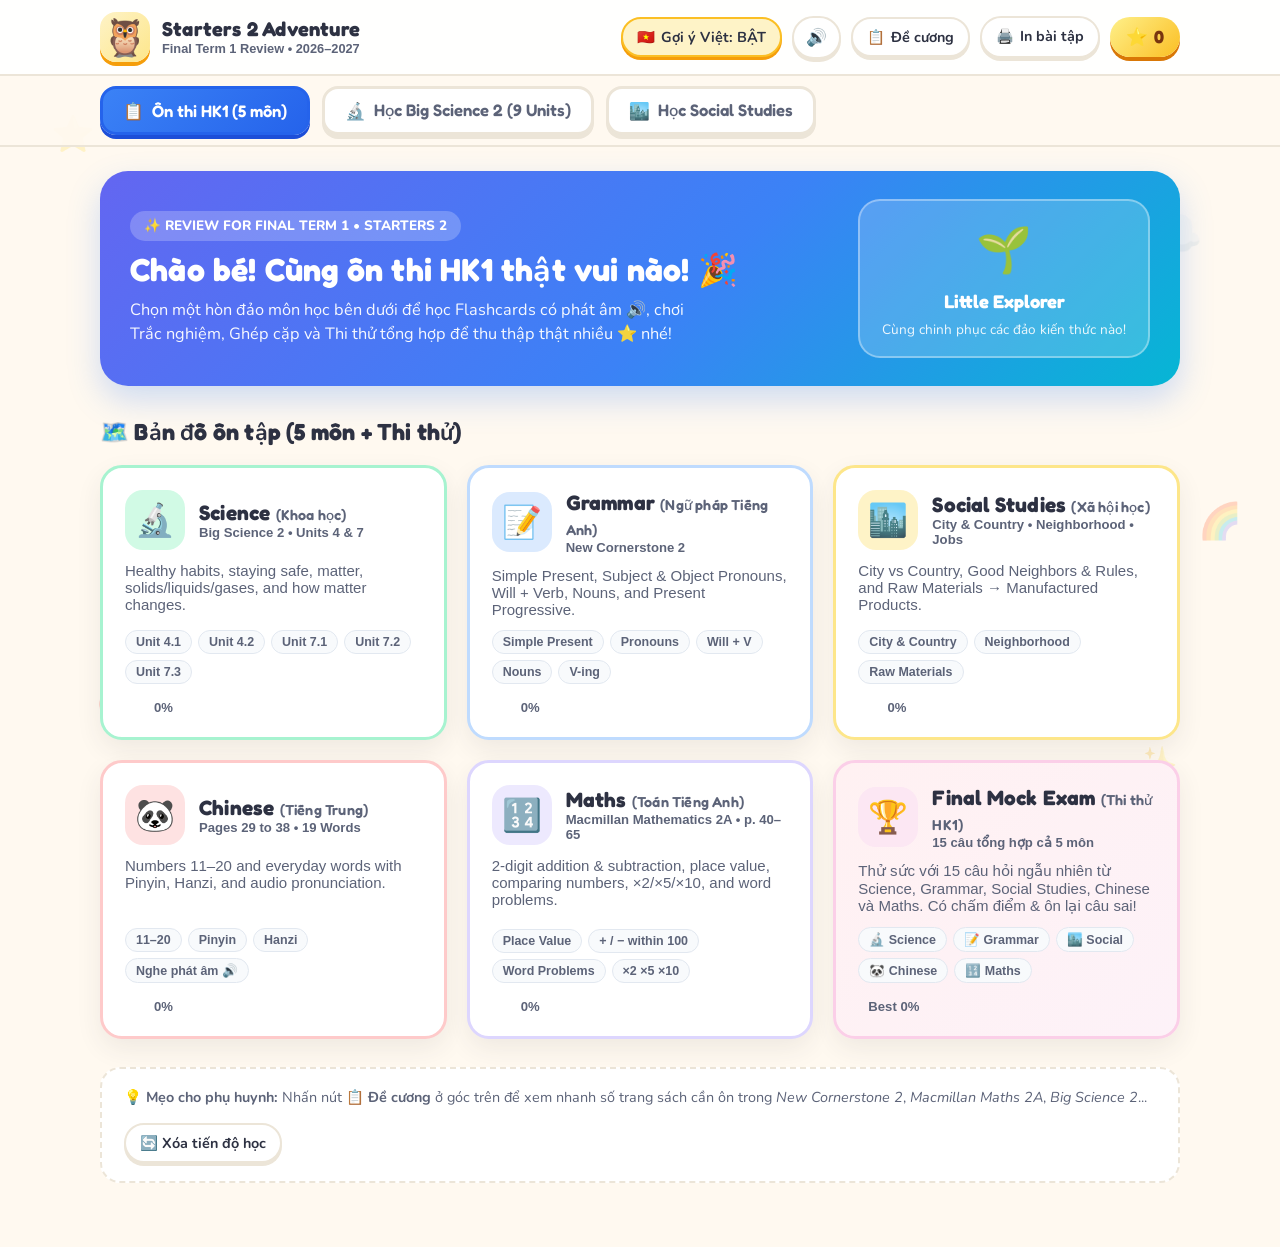
<file: index.html>
<!DOCTYPE html>
<html lang="vi">
<head>
  <meta charset="UTF-8" />
  <meta http-equiv="refresh" content="0; url=./review-app/" />
  <meta name="viewport" content="width=device-width, initial-scale=1.0" />
  <title>Starters 2 — Final Term 1 Review Adventure</title>
  <script>window.location.replace("./review-app/");</script>
</head>
<body style="font-family:sans-serif;text-align:center;padding:48px;">
  <p>Đang mở ứng dụng ôn thi Starters 2...</p>
  <p><a href="./review-app/">Nhấn vào đây nếu trang không tự chuyển</a></p>
</body>
</html>
</file>
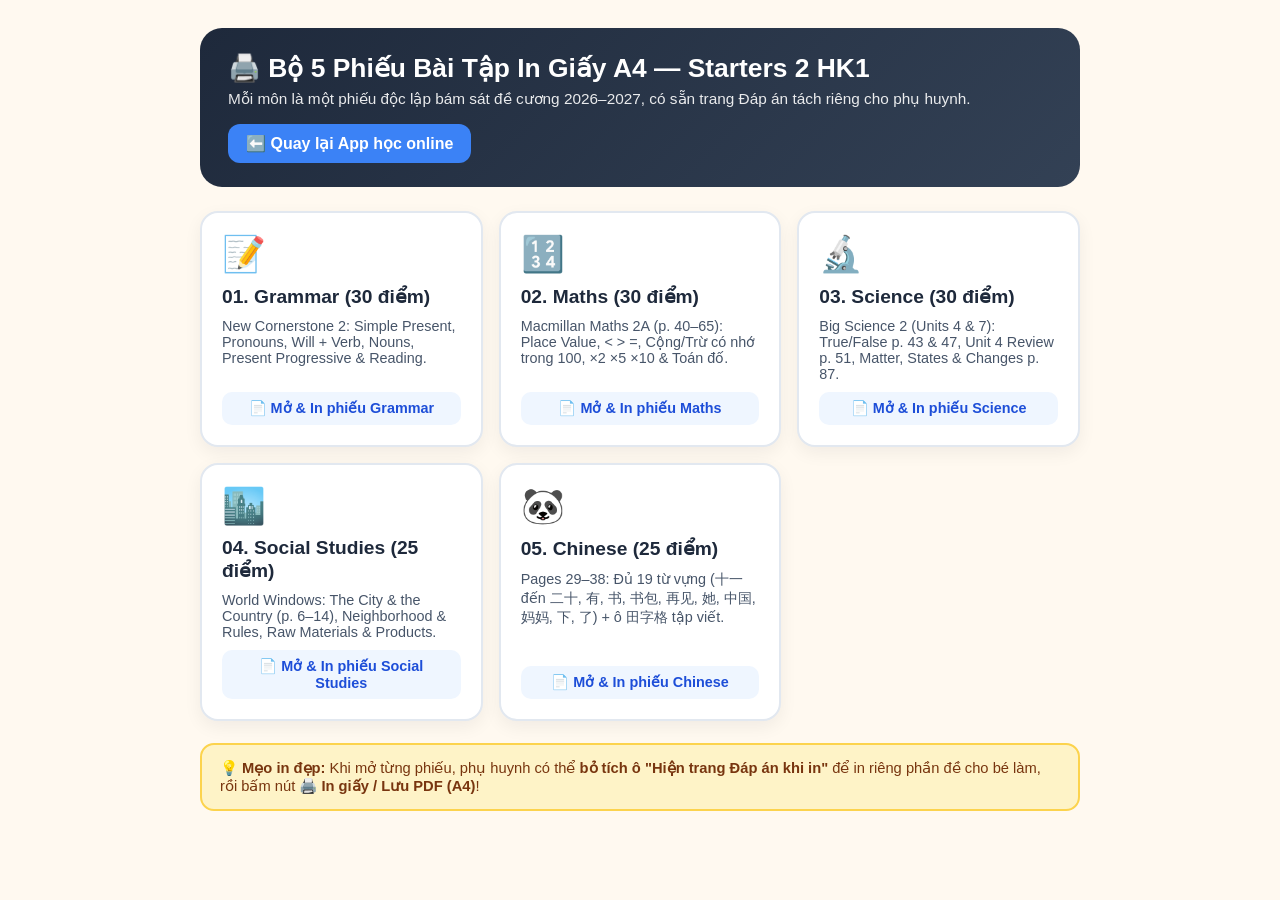
<file: print-worksheets/index.html>
<!DOCTYPE html>
<html lang="vi">
<head>
  <meta charset="UTF-8" />
  <meta name="viewport" content="width=device-width, initial-scale=1.0" />
  <title>Bộ 5 Phiếu Bài Tập In Giấy A4 — Starters 2 HK1</title>
  <style>
    * { box-sizing: border-box; margin: 0; padding: 0; }
    body {
      font-family: 'Segoe UI', Arial, sans-serif;
      background: #fff9f0;
      color: #1e293b;
      padding: 28px 18px 60px;
    }
    .wrap { max-width: 880px; margin: 0 auto; }
    .hero {
      background: linear-gradient(135deg, #1e293b, #334155);
      color: #fff;
      border-radius: 22px;
      padding: 24px 28px;
      margin-bottom: 24px;
      display: flex;
      justify-content: space-between;
      align-items: center;
      gap: 16px;
      flex-wrap: wrap;
    }
    .hero h1 { font-size: 1.65rem; margin-bottom: 6px; }
    .hero p { opacity: 0.9; font-size: 0.96rem; }
    .back-btn {
      background: #3b82f6;
      color: #fff;
      text-decoration: none;
      padding: 10px 18px;
      border-radius: 12px;
      font-weight: 700;
      white-space: nowrap;
    }
    .grid {
      display: grid;
      grid-template-columns: repeat(auto-fit, minmax(260px, 1fr));
      gap: 16px;
    }
    .card {
      background: #fff;
      border: 2px solid #e2e8f0;
      border-radius: 18px;
      padding: 20px;
      text-decoration: none;
      color: inherit;
      display: flex;
      flex-direction: column;
      gap: 10px;
      box-shadow: 0 6px 18px rgba(15, 23, 42, 0.06);
      transition: transform 0.15s, border-color 0.15s;
    }
    .card:hover { transform: translateY(-4px); border-color: #3b82f6; }
    .emoji { font-size: 2.2rem; }
    .card h2 { font-size: 1.2rem; }
    .card p { font-size: 0.9rem; color: #475569; flex: 1; }
    .cta {
      display: inline-block;
      background: #eff6ff;
      color: #1d4ed8;
      font-weight: 700;
      padding: 8px 14px;
      border-radius: 10px;
      text-align: center;
      font-size: 0.9rem;
    }
    .tip {
      margin-top: 22px;
      background: #fef3c7;
      border: 2px solid #fcd34d;
      border-radius: 14px;
      padding: 14px 18px;
      font-size: 0.92rem;
      color: #78350f;
    }
  </style>
</head>
<body>
  <div class="wrap">
    <div class="hero">
      <div>
        <h1>🖨️ Bộ 5 Phiếu Bài Tập In Giấy A4 — Starters 2 HK1</h1>
        <p>Mỗi môn là một phiếu độc lập bám sát đề cương 2026–2027, có sẵn trang Đáp án tách riêng cho phụ huynh.</p>
      </div>
      <a class="back-btn" href="../review-app/">⬅️ Quay lại App học online</a>
    </div>

    <div class="grid">
      <a class="card" href="01_Grammar_Worksheet.html">
        <div class="emoji">📝</div>
        <h2>01. Grammar (30 điểm)</h2>
        <p>New Cornerstone 2: Simple Present, Pronouns, Will + Verb, Nouns, Present Progressive &amp; Reading.</p>
        <span class="cta">📄 Mở &amp; In phiếu Grammar</span>
      </a>

      <a class="card" href="02_Maths_Worksheet.html">
        <div class="emoji">🔢</div>
        <h2>02. Maths (30 điểm)</h2>
        <p>Macmillan Maths 2A (p. 40–65): Place Value, &lt; &gt; =, Cộng/Trừ có nhớ trong 100, ×2 ×5 ×10 &amp; Toán đố.</p>
        <span class="cta">📄 Mở &amp; In phiếu Maths</span>
      </a>

      <a class="card" href="03_Science_Worksheet.html">
        <div class="emoji">🔬</div>
        <h2>03. Science (30 điểm)</h2>
        <p>Big Science 2 (Units 4 &amp; 7): True/False p. 43 &amp; 47, Unit 4 Review p. 51, Matter, States &amp; Changes p. 87.</p>
        <span class="cta">📄 Mở &amp; In phiếu Science</span>
      </a>

      <a class="card" href="04_Social_Studies_Worksheet.html">
        <div class="emoji">🏙️</div>
        <h2>04. Social Studies (25 điểm)</h2>
        <p>World Windows: The City &amp; the Country (p. 6–14), Neighborhood &amp; Rules, Raw Materials &amp; Products.</p>
        <span class="cta">📄 Mở &amp; In phiếu Social Studies</span>
      </a>

      <a class="card" href="05_Chinese_Worksheet.html">
        <div class="emoji">🐼</div>
        <h2>05. Chinese (25 điểm)</h2>
        <p>Pages 29–38: Đủ 19 từ vựng (十一 đến 二十, 有, 书, 书包, 再见, 她, 中国, 妈妈, 下, 了) + ô 田字格 tập viết.</p>
        <span class="cta">📄 Mở &amp; In phiếu Chinese</span>
      </a>
    </div>

    <div class="tip">
      💡 <strong>Mẹo in đẹp:</strong> Khi mở từng phiếu, phụ huynh có thể <strong>bỏ tích ô "Hiện trang Đáp án khi in"</strong> để in riêng phần đề cho bé làm, rồi bấm nút <strong>🖨️ In giấy / Lưu PDF (A4)</strong>!
    </div>
  </div>
</body>
</html>
</file>
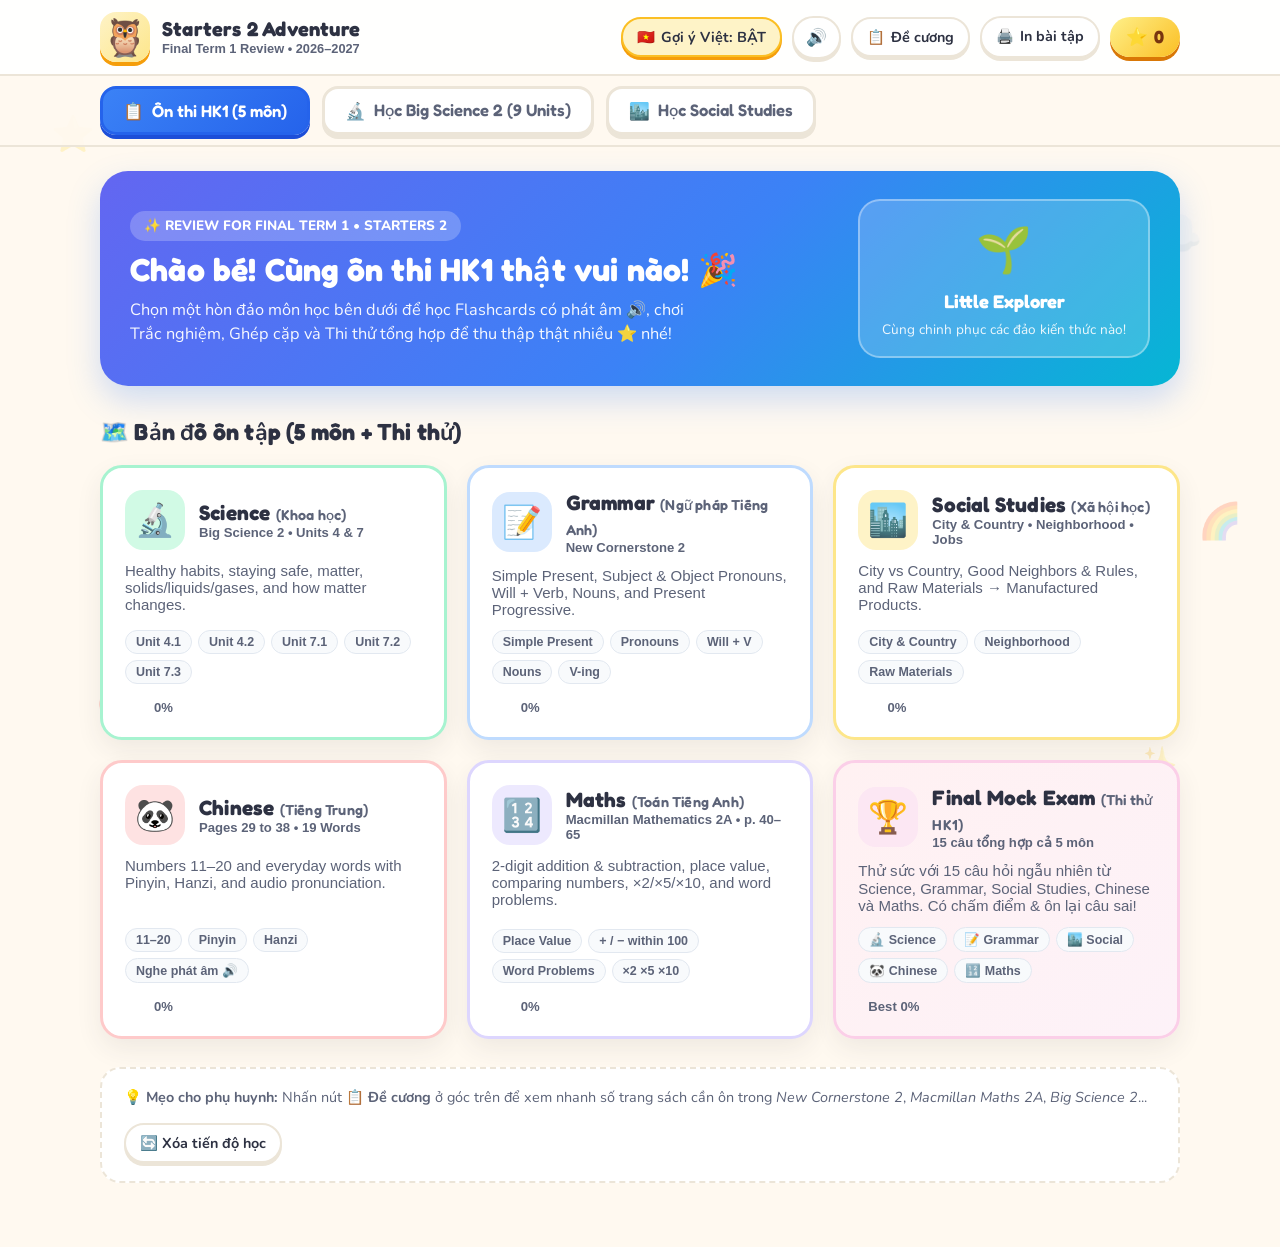
<file: review-app/index.html>
<!DOCTYPE html>
<html lang="en">
<head>
  <meta charset="UTF-8" />
  <meta name="viewport" content="width=device-width, initial-scale=1.0" />
  <title>Starters 2 — Final Term 1 Review Adventure</title>
  <link rel="preconnect" href="https://fonts.googleapis.com">
  <link rel="preconnect" href="https://fonts.gstatic.com" crossorigin>
  <link href="https://fonts.googleapis.com/css2?family=Fredoka:wght@400;500;600;700&family=Nunito:wght@500;600;700;800&display=swap" rel="stylesheet">
  <link rel="stylesheet" href="styles.css?v=3" />
</head>
<body>
  <div class="bg-decor" aria-hidden="true">
    <span class="float-shape s1">⭐</span>
    <span class="float-shape s2">☁️</span>
    <span class="float-shape s3">🎈</span>
    <span class="float-shape s4">✨</span>
    <span class="float-shape s5">🌈</span>
  </div>

  <header class="topbar">
    <div class="topbar-inner">
      <button class="brand" id="btnHome" title="Back to Home">
        <span class="brand-logo">🦉</span>
        <div class="brand-text">
          <h1>Starters 2 Adventure</h1>
          <p>Final Term 1 Review • 2026–2027</p>
        </div>
      </button>

      <div class="topbar-actions">
        <button class="pill-btn" id="btnToggleVi" title="Bật/tắt gợi ý Tiếng Việt">
          <span>🇻🇳</span> <span id="viLabel">Gợi ý Việt: BẬT</span>
        </button>
        <button class="pill-btn icon-only" id="btnSound" title="Bật/tắt âm thanh">🔊</button>
        <button class="pill-btn" id="btnSyllabus" title="Xem đề cương & số trang sách">
          📋 <span class="hide-sm">Đề cương</span>
        </button>
        <a class="pill-btn" href="../print-worksheets/index.html" target="_blank" style="text-decoration:none" title="Mở bộ 5 phiếu bài tập in giấy A4">
          🖨️ <span class="hide-sm">In bài tập</span>
        </a>
        <div class="star-badge" id="starCounter" title="Số sao bé đạt được">
          <span class="star-icon">⭐</span>
          <span id="totalStars">0</span>
        </div>
      </div>
    </div>
  </header>

  <nav class="main-tabs-bar" aria-label="Main sections">
    <div class="main-tabs-inner">
      <button class="main-tab active" id="tabReview" data-main-tab="review">
        <span>📋</span> Ôn thi HK1 (5 môn)
      </button>
      <button class="main-tab" id="tabBigScience" data-main-tab="bigscience">
        <span>🔬</span> Học Big Science 2 (9 Units)
      </button>
      <button class="main-tab" id="tabSocial" data-main-tab="social">
        <span>🏙️</span> Học Social Studies
      </button>
    </div>
  </nav>

  <main id="app" class="app-container">
    <!-- Dynamic views rendered by app.js -->
  </main>

  <!-- Syllabus Reference Modal -->
  <div class="modal-backdrop hidden" id="syllabusModal" role="dialog" aria-modal="true" aria-labelledby="syllabusTitle">
    <div class="modal-card">
      <div class="modal-header">
        <h2 id="syllabusTitle">📋 Đề cương ôn thi HK1 — Starters 2</h2>
        <button class="close-btn" id="btnCloseSyllabus" aria-label="Close">✕</button>
      </div>
      <div class="modal-body" id="syllabusContent"></div>
    </div>
  </div>

  <!-- Confetti Canvas -->
  <canvas id="confettiCanvas" aria-hidden="true"></canvas>

  <script src="data.js?v=3"></script>
  <script src="big-science-data.js?v=3"></script>
  <script src="social-studies-data.js?v=3"></script>
  <script src="app.js?v=3"></script>
</body>
</html>
</file>
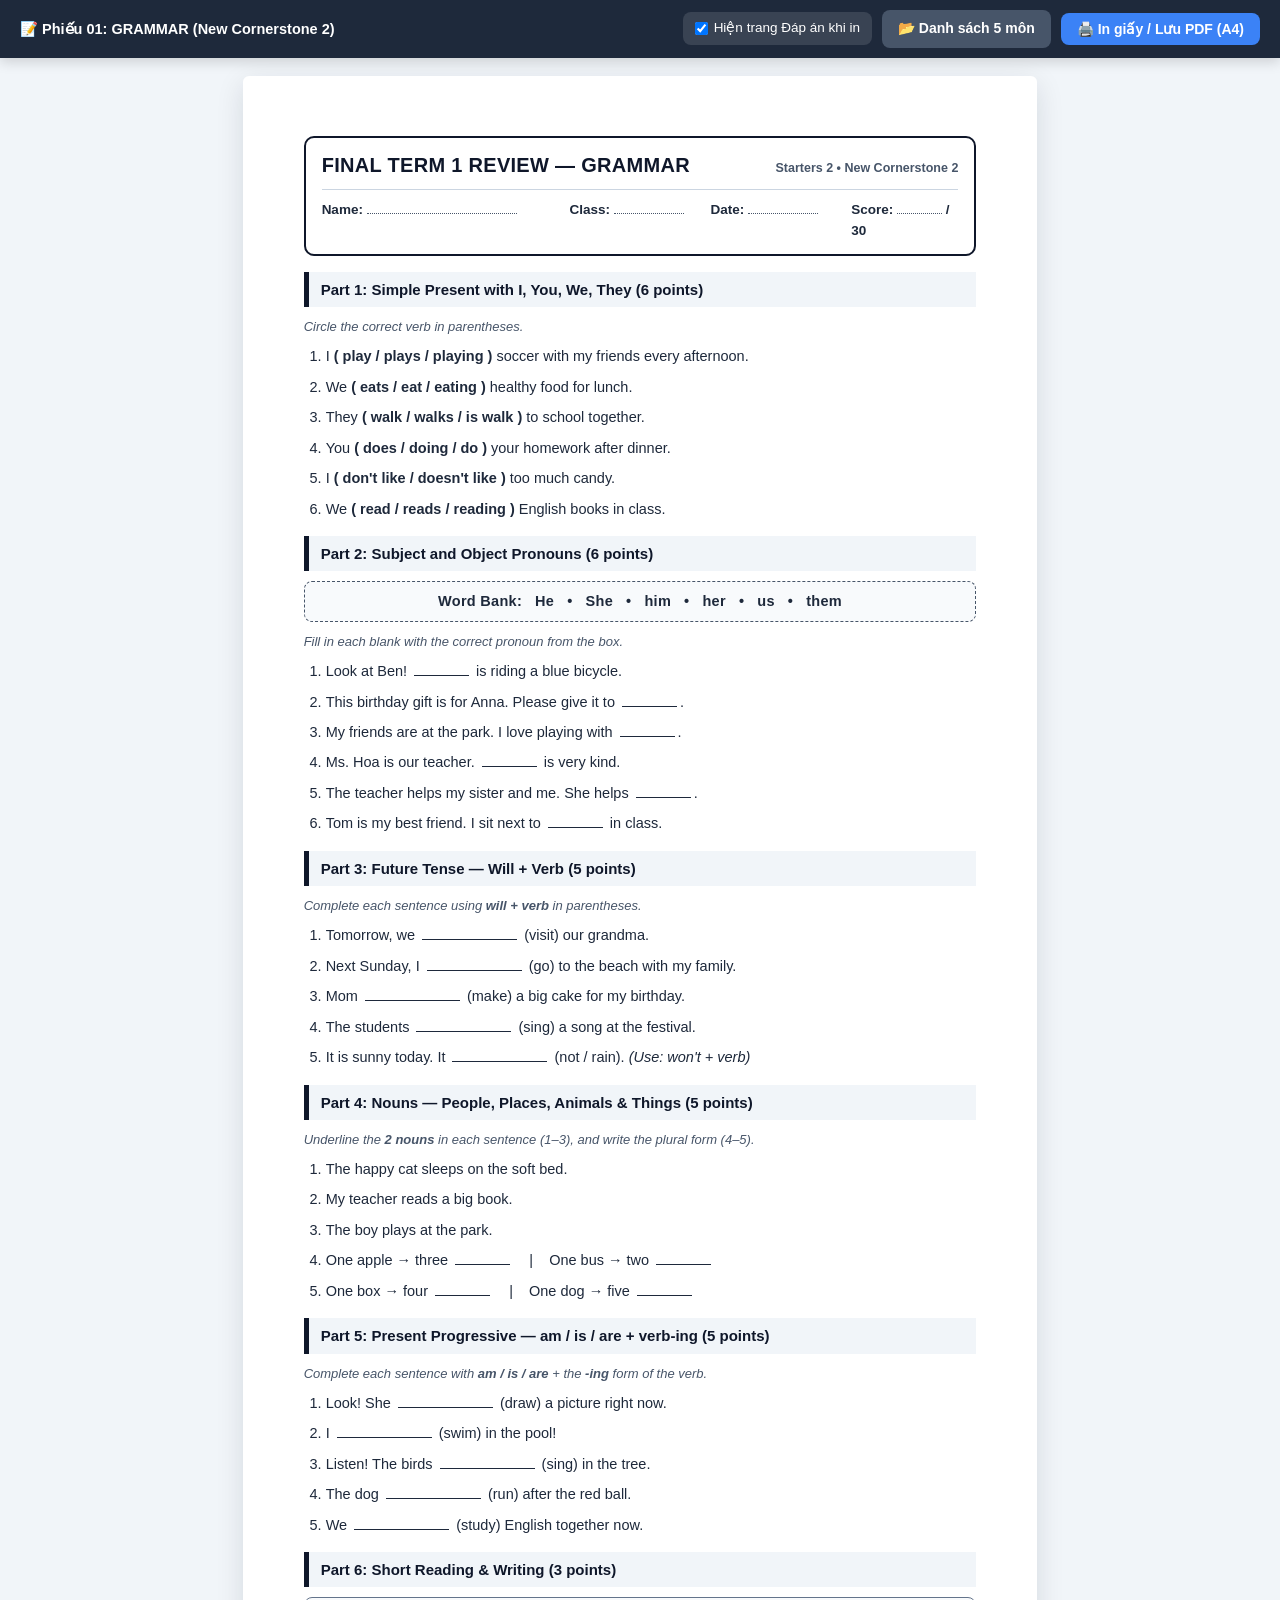
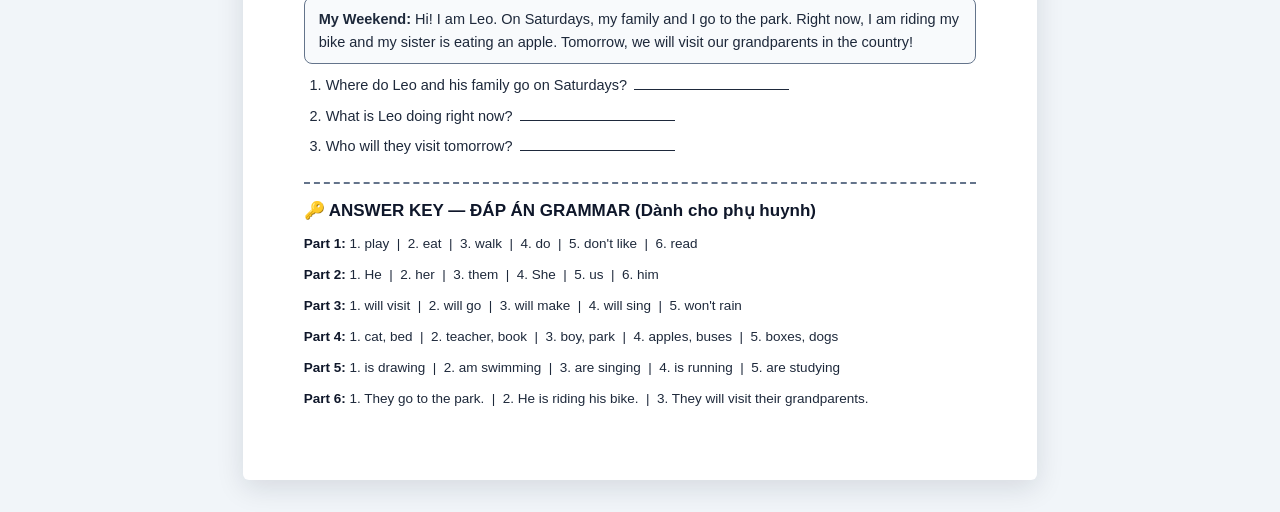
<file: print-worksheets/01_Grammar_Worksheet.html>
<!DOCTYPE html>
<html lang="en">
<head>
  <meta charset="UTF-8" />
  <meta name="viewport" content="width=device-width, initial-scale=1.0" />
  <title>Worksheet 01 — Grammar (Starters 2 Final Term 1)</title>
  <link rel="stylesheet" href="worksheet.css" />
</head>
<body>
  <div class="toolbar">
    <div class="toolbar-left">📝 Phiếu 01: GRAMMAR (New Cornerstone 2)</div>
    <div class="toolbar-actions">
      <label class="tb-check">
        <input type="checkbox" id="chkKey" checked /> Hiện trang Đáp án khi in
      </label>
      <a class="tb-btn secondary" href="index.html">📂 Danh sách 5 môn</a>
      <button class="tb-btn" onclick="window.print()">🖨️ In giấy / Lưu PDF (A4)</button>
    </div>
  </div>

  <div class="sheet">
    <header class="ws-header">
      <div class="ws-title-row">
        <h1>FINAL TERM 1 REVIEW — GRAMMAR</h1>
        <span class="ws-sub">Starters 2 • New Cornerstone 2</span>
      </div>
      <div class="student-info">
        <div>Name: <span class="info-line" style="min-width:150px"></span></div>
        <div>Class: <span class="info-line"></span></div>
        <div>Date: <span class="info-line"></span></div>
        <div>Score: <span class="info-line" style="min-width:45px"></span> / 30</div>
      </div>
    </header>

    <section class="part">
      <div class="part-title">Part 1: Simple Present with I, You, We, They (6 points)</div>
      <p class="part-note">Circle the correct verb in parentheses.</p>
      <ol class="q-list">
        <li>I <strong>( play / plays / playing )</strong> soccer with my friends every afternoon.</li>
        <li>We <strong>( eats / eat / eating )</strong> healthy food for lunch.</li>
        <li>They <strong>( walk / walks / is walk )</strong> to school together.</li>
        <li>You <strong>( does / doing / do )</strong> your homework after dinner.</li>
        <li>I <strong>( don't like / doesn't like )</strong> too much candy.</li>
        <li>We <strong>( read / reads / reading )</strong> English books in class.</li>
      </ol>
    </section>

    <section class="part">
      <div class="part-title">Part 2: Subject and Object Pronouns (6 points)</div>
      <div class="word-bank">Word Bank: &nbsp; He &nbsp; • &nbsp; She &nbsp; • &nbsp; him &nbsp; • &nbsp; her &nbsp; • &nbsp; us &nbsp; • &nbsp; them</div>
      <p class="part-note">Fill in each blank with the correct pronoun from the box.</p>
      <ol class="q-list">
        <li>Look at Ben! <span class="blank short"></span> is riding a blue bicycle.</li>
        <li>This birthday gift is for Anna. Please give it to <span class="blank short"></span>.</li>
        <li>My friends are at the park. I love playing with <span class="blank short"></span>.</li>
        <li>Ms. Hoa is our teacher. <span class="blank short"></span> is very kind.</li>
        <li>The teacher helps my sister and me. She helps <span class="blank short"></span>.</li>
        <li>Tom is my best friend. I sit next to <span class="blank short"></span> in class.</li>
      </ol>
    </section>

    <section class="part">
      <div class="part-title">Part 3: Future Tense — Will + Verb (5 points)</div>
      <p class="part-note">Complete each sentence using <strong>will + verb</strong> in parentheses.</p>
      <ol class="q-list">
        <li>Tomorrow, we <span class="blank"></span> (visit) our grandma.</li>
        <li>Next Sunday, I <span class="blank"></span> (go) to the beach with my family.</li>
        <li>Mom <span class="blank"></span> (make) a big cake for my birthday.</li>
        <li>The students <span class="blank"></span> (sing) a song at the festival.</li>
        <li>It is sunny today. It <span class="blank"></span> (not / rain). <em>(Use: won't + verb)</em></li>
      </ol>
    </section>

    <section class="part">
      <div class="part-title">Part 4: Nouns — People, Places, Animals &amp; Things (5 points)</div>
      <p class="part-note">Underline the <strong>2 nouns</strong> in each sentence (1–3), and write the plural form (4–5).</p>
      <ol class="q-list">
        <li>The happy cat sleeps on the soft bed.</li>
        <li>My teacher reads a big book.</li>
        <li>The boy plays at the park.</li>
        <li>One apple → three <span class="blank short"></span> &nbsp;&nbsp;&nbsp;|&nbsp;&nbsp;&nbsp; One bus → two <span class="blank short"></span></li>
        <li>One box → four <span class="blank short"></span> &nbsp;&nbsp;&nbsp;|&nbsp;&nbsp;&nbsp; One dog → five <span class="blank short"></span></li>
      </ol>
    </section>

    <section class="part">
      <div class="part-title">Part 5: Present Progressive — am / is / are + verb-ing (5 points)</div>
      <p class="part-note">Complete each sentence with <strong>am / is / are</strong> + the <strong>-ing</strong> form of the verb.</p>
      <ol class="q-list">
        <li>Look! She <span class="blank"></span> (draw) a picture right now.</li>
        <li>I <span class="blank"></span> (swim) in the pool!</li>
        <li>Listen! The birds <span class="blank"></span> (sing) in the tree.</li>
        <li>The dog <span class="blank"></span> (run) after the red ball.</li>
        <li>We <span class="blank"></span> (study) English together now.</li>
      </ol>
    </section>

    <section class="part">
      <div class="part-title">Part 6: Short Reading &amp; Writing (3 points)</div>
      <div class="reading-box">
        <strong>My Weekend:</strong> Hi! I am Leo. On Saturdays, my family and I go to the park. Right now, I am riding my bike and my sister is eating an apple. Tomorrow, we will visit our grandparents in the country!
      </div>
      <ol class="q-list">
        <li>Where do Leo and his family go on Saturdays? <span class="blank long"></span></li>
        <li>What is Leo doing right now? <span class="blank long"></span></li>
        <li>Who will they visit tomorrow? <span class="blank long"></span></li>
      </ol>
    </section>

    <section class="answer-key" id="answerKey">
      <h2>🔑 ANSWER KEY — ĐÁP ÁN GRAMMAR (Dành cho phụ huynh)</h2>
      <div class="key-block"><strong>Part 1:</strong> 1. play &nbsp;|&nbsp; 2. eat &nbsp;|&nbsp; 3. walk &nbsp;|&nbsp; 4. do &nbsp;|&nbsp; 5. don't like &nbsp;|&nbsp; 6. read</div>
      <div class="key-block"><strong>Part 2:</strong> 1. He &nbsp;|&nbsp; 2. her &nbsp;|&nbsp; 3. them &nbsp;|&nbsp; 4. She &nbsp;|&nbsp; 5. us &nbsp;|&nbsp; 6. him</div>
      <div class="key-block"><strong>Part 3:</strong> 1. will visit &nbsp;|&nbsp; 2. will go &nbsp;|&nbsp; 3. will make &nbsp;|&nbsp; 4. will sing &nbsp;|&nbsp; 5. won't rain</div>
      <div class="key-block"><strong>Part 4:</strong> 1. cat, bed &nbsp;|&nbsp; 2. teacher, book &nbsp;|&nbsp; 3. boy, park &nbsp;|&nbsp; 4. apples, buses &nbsp;|&nbsp; 5. boxes, dogs</div>
      <div class="key-block"><strong>Part 5:</strong> 1. is drawing &nbsp;|&nbsp; 2. am swimming &nbsp;|&nbsp; 3. are singing &nbsp;|&nbsp; 4. is running &nbsp;|&nbsp; 5. are studying</div>
      <div class="key-block"><strong>Part 6:</strong> 1. They go to the park. &nbsp;|&nbsp; 2. He is riding his bike. &nbsp;|&nbsp; 3. They will visit their grandparents.</div>
    </section>
  </div>

  <script>
    document.getElementById("chkKey").addEventListener("change", function () {
      document.getElementById("answerKey").classList.toggle("hidden-key", !this.checked);
    });
  </script>
</body>
</html>
</file>
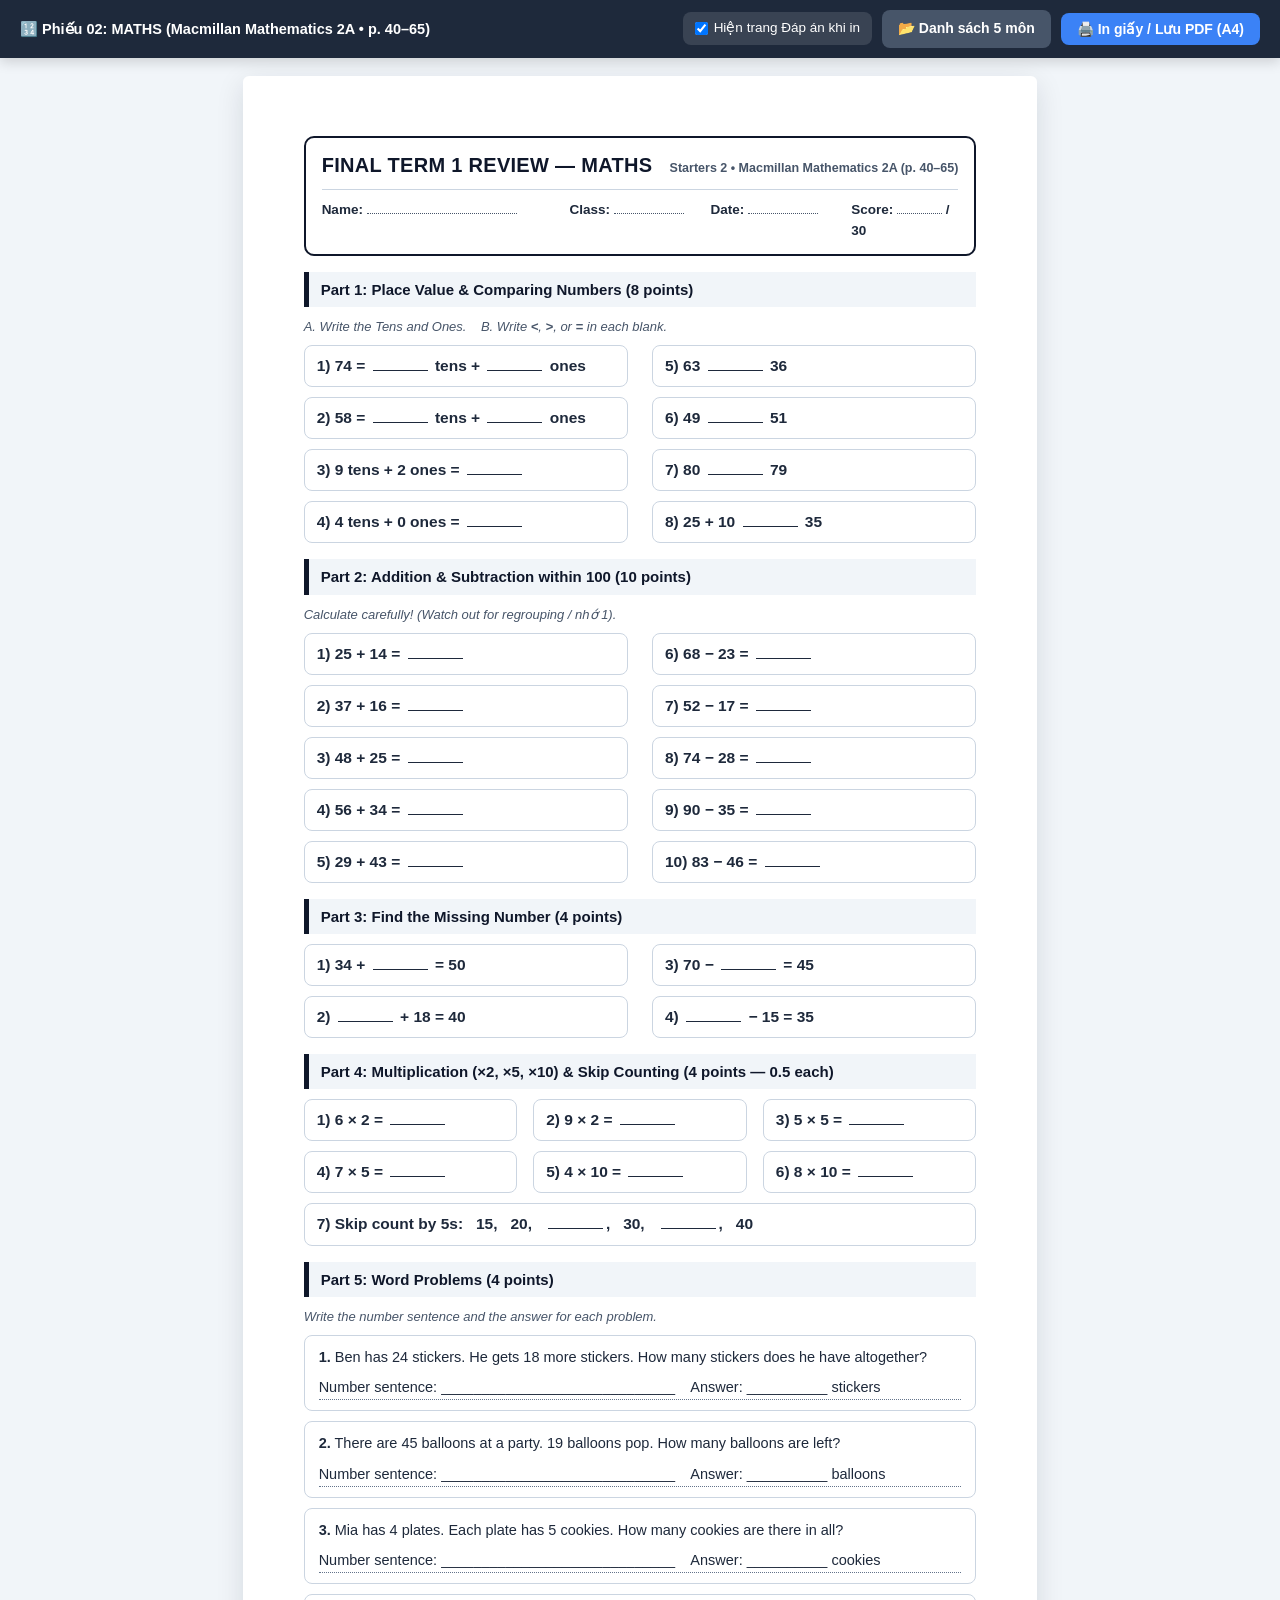
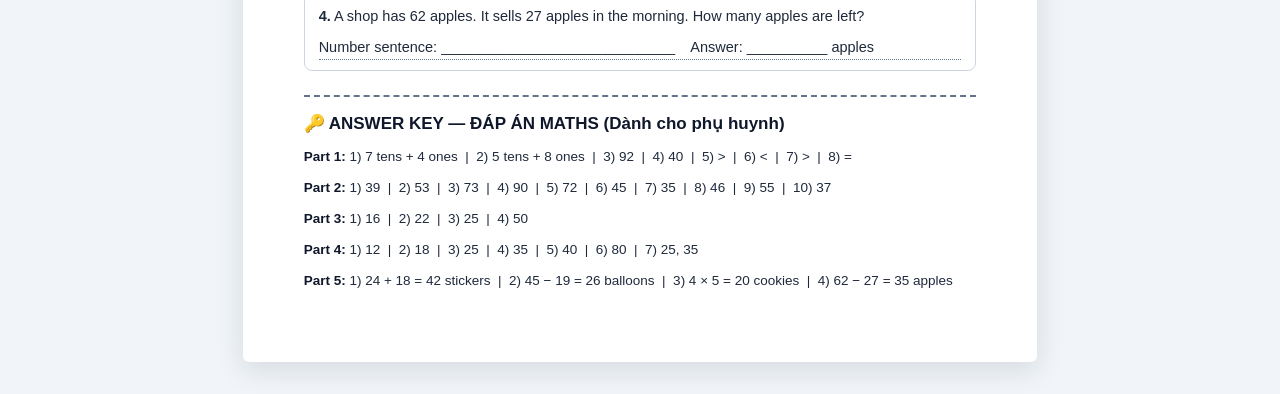
<file: print-worksheets/02_Maths_Worksheet.html>
<!DOCTYPE html>
<html lang="en">
<head>
  <meta charset="UTF-8" />
  <meta name="viewport" content="width=device-width, initial-scale=1.0" />
  <title>Worksheet 02 — Maths (Starters 2 Final Term 1)</title>
  <link rel="stylesheet" href="worksheet.css" />
</head>
<body>
  <div class="toolbar">
    <div class="toolbar-left">🔢 Phiếu 02: MATHS (Macmillan Mathematics 2A • p. 40–65)</div>
    <div class="toolbar-actions">
      <label class="tb-check">
        <input type="checkbox" id="chkKey" checked /> Hiện trang Đáp án khi in
      </label>
      <a class="tb-btn secondary" href="index.html">📂 Danh sách 5 môn</a>
      <button class="tb-btn" onclick="window.print()">🖨️ In giấy / Lưu PDF (A4)</button>
    </div>
  </div>

  <div class="sheet">
    <header class="ws-header">
      <div class="ws-title-row">
        <h1>FINAL TERM 1 REVIEW — MATHS</h1>
        <span class="ws-sub">Starters 2 • Macmillan Mathematics 2A (p. 40–65)</span>
      </div>
      <div class="student-info">
        <div>Name: <span class="info-line" style="min-width:150px"></span></div>
        <div>Class: <span class="info-line"></span></div>
        <div>Date: <span class="info-line"></span></div>
        <div>Score: <span class="info-line" style="min-width:45px"></span> / 30</div>
      </div>
    </header>

    <section class="part">
      <div class="part-title">Part 1: Place Value &amp; Comparing Numbers (8 points)</div>
      <p class="part-note">A. Write the Tens and Ones. &nbsp;&nbsp; B. Write <strong>&lt;</strong>, <strong>&gt;</strong>, or <strong>=</strong> in each blank.</p>
      <div class="grid-2">
        <div class="math-item">1) 74 = <span class="blank short"></span> tens + <span class="blank short"></span> ones</div>
        <div class="math-item">5) 63 <span class="blank short"></span> 36</div>
        <div class="math-item">2) 58 = <span class="blank short"></span> tens + <span class="blank short"></span> ones</div>
        <div class="math-item">6) 49 <span class="blank short"></span> 51</div>
        <div class="math-item">3) 9 tens + 2 ones = <span class="blank short"></span></div>
        <div class="math-item">7) 80 <span class="blank short"></span> 79</div>
        <div class="math-item">4) 4 tens + 0 ones = <span class="blank short"></span></div>
        <div class="math-item">8) 25 + 10 <span class="blank short"></span> 35</div>
      </div>
    </section>

    <section class="part">
      <div class="part-title">Part 2: Addition &amp; Subtraction within 100 (10 points)</div>
      <p class="part-note">Calculate carefully! (Watch out for regrouping / nhớ 1).</p>
      <div class="grid-2">
        <div class="math-item">1) 25 + 14 = <span class="blank short"></span></div>
        <div class="math-item">6) 68 − 23 = <span class="blank short"></span></div>
        <div class="math-item">2) 37 + 16 = <span class="blank short"></span></div>
        <div class="math-item">7) 52 − 17 = <span class="blank short"></span></div>
        <div class="math-item">3) 48 + 25 = <span class="blank short"></span></div>
        <div class="math-item">8) 74 − 28 = <span class="blank short"></span></div>
        <div class="math-item">4) 56 + 34 = <span class="blank short"></span></div>
        <div class="math-item">9) 90 − 35 = <span class="blank short"></span></div>
        <div class="math-item">5) 29 + 43 = <span class="blank short"></span></div>
        <div class="math-item">10) 83 − 46 = <span class="blank short"></span></div>
      </div>
    </section>

    <section class="part">
      <div class="part-title">Part 3: Find the Missing Number (4 points)</div>
      <div class="grid-2">
        <div class="math-item">1) 34 + <span class="blank short"></span> = 50</div>
        <div class="math-item">3) 70 − <span class="blank short"></span> = 45</div>
        <div class="math-item">2) <span class="blank short"></span> + 18 = 40</div>
        <div class="math-item">4) <span class="blank short"></span> − 15 = 35</div>
      </div>
    </section>

    <section class="part">
      <div class="part-title">Part 4: Multiplication (×2, ×5, ×10) &amp; Skip Counting (4 points — 0.5 each)</div>
      <div class="grid-3">
        <div class="math-item">1) 6 × 2 = <span class="blank short"></span></div>
        <div class="math-item">2) 9 × 2 = <span class="blank short"></span></div>
        <div class="math-item">3) 5 × 5 = <span class="blank short"></span></div>
        <div class="math-item">4) 7 × 5 = <span class="blank short"></span></div>
        <div class="math-item">5) 4 × 10 = <span class="blank short"></span></div>
        <div class="math-item">6) 8 × 10 = <span class="blank short"></span></div>
      </div>
      <div style="margin-top:10px" class="math-item">
        7) Skip count by 5s: &nbsp; 15, &nbsp; 20, &nbsp; <span class="blank short"></span>, &nbsp; 30, &nbsp; <span class="blank short"></span>, &nbsp; 40
      </div>
    </section>

    <section class="part">
      <div class="part-title">Part 5: Word Problems (4 points)</div>
      <p class="part-note">Write the number sentence and the answer for each problem.</p>
      <div class="word-prob">
        <strong>1.</strong> Ben has 24 stickers. He gets 18 more stickers. How many stickers does he have altogether?
        <div class="work-line">Number sentence: _____________________________ &nbsp;&nbsp; Answer: __________ stickers</div>
      </div>
      <div class="word-prob">
        <strong>2.</strong> There are 45 balloons at a party. 19 balloons pop. How many balloons are left?
        <div class="work-line">Number sentence: _____________________________ &nbsp;&nbsp; Answer: __________ balloons</div>
      </div>
      <div class="word-prob">
        <strong>3.</strong> Mia has 4 plates. Each plate has 5 cookies. How many cookies are there in all?
        <div class="work-line">Number sentence: _____________________________ &nbsp;&nbsp; Answer: __________ cookies</div>
      </div>
      <div class="word-prob">
        <strong>4.</strong> A shop has 62 apples. It sells 27 apples in the morning. How many apples are left?
        <div class="work-line">Number sentence: _____________________________ &nbsp;&nbsp; Answer: __________ apples</div>
      </div>
    </section>

    <section class="answer-key" id="answerKey">
      <h2>🔑 ANSWER KEY — ĐÁP ÁN MATHS (Dành cho phụ huynh)</h2>
      <div class="key-block"><strong>Part 1:</strong> 1) 7 tens + 4 ones &nbsp;|&nbsp; 2) 5 tens + 8 ones &nbsp;|&nbsp; 3) 92 &nbsp;|&nbsp; 4) 40 &nbsp;|&nbsp; 5) &gt; &nbsp;|&nbsp; 6) &lt; &nbsp;|&nbsp; 7) &gt; &nbsp;|&nbsp; 8) =</div>
      <div class="key-block"><strong>Part 2:</strong> 1) 39 &nbsp;|&nbsp; 2) 53 &nbsp;|&nbsp; 3) 73 &nbsp;|&nbsp; 4) 90 &nbsp;|&nbsp; 5) 72 &nbsp;|&nbsp; 6) 45 &nbsp;|&nbsp; 7) 35 &nbsp;|&nbsp; 8) 46 &nbsp;|&nbsp; 9) 55 &nbsp;|&nbsp; 10) 37</div>
      <div class="key-block"><strong>Part 3:</strong> 1) 16 &nbsp;|&nbsp; 2) 22 &nbsp;|&nbsp; 3) 25 &nbsp;|&nbsp; 4) 50</div>
      <div class="key-block"><strong>Part 4:</strong> 1) 12 &nbsp;|&nbsp; 2) 18 &nbsp;|&nbsp; 3) 25 &nbsp;|&nbsp; 4) 35 &nbsp;|&nbsp; 5) 40 &nbsp;|&nbsp; 6) 80 &nbsp;|&nbsp; 7) 25, 35</div>
      <div class="key-block"><strong>Part 5:</strong> 1) 24 + 18 = 42 stickers &nbsp;|&nbsp; 2) 45 − 19 = 26 balloons &nbsp;|&nbsp; 3) 4 × 5 = 20 cookies &nbsp;|&nbsp; 4) 62 − 27 = 35 apples</div>
    </section>
  </div>

  <script>
    document.getElementById("chkKey").addEventListener("change", function () {
      document.getElementById("answerKey").classList.toggle("hidden-key", !this.checked);
    });
  </script>
</body>
</html>
</file>
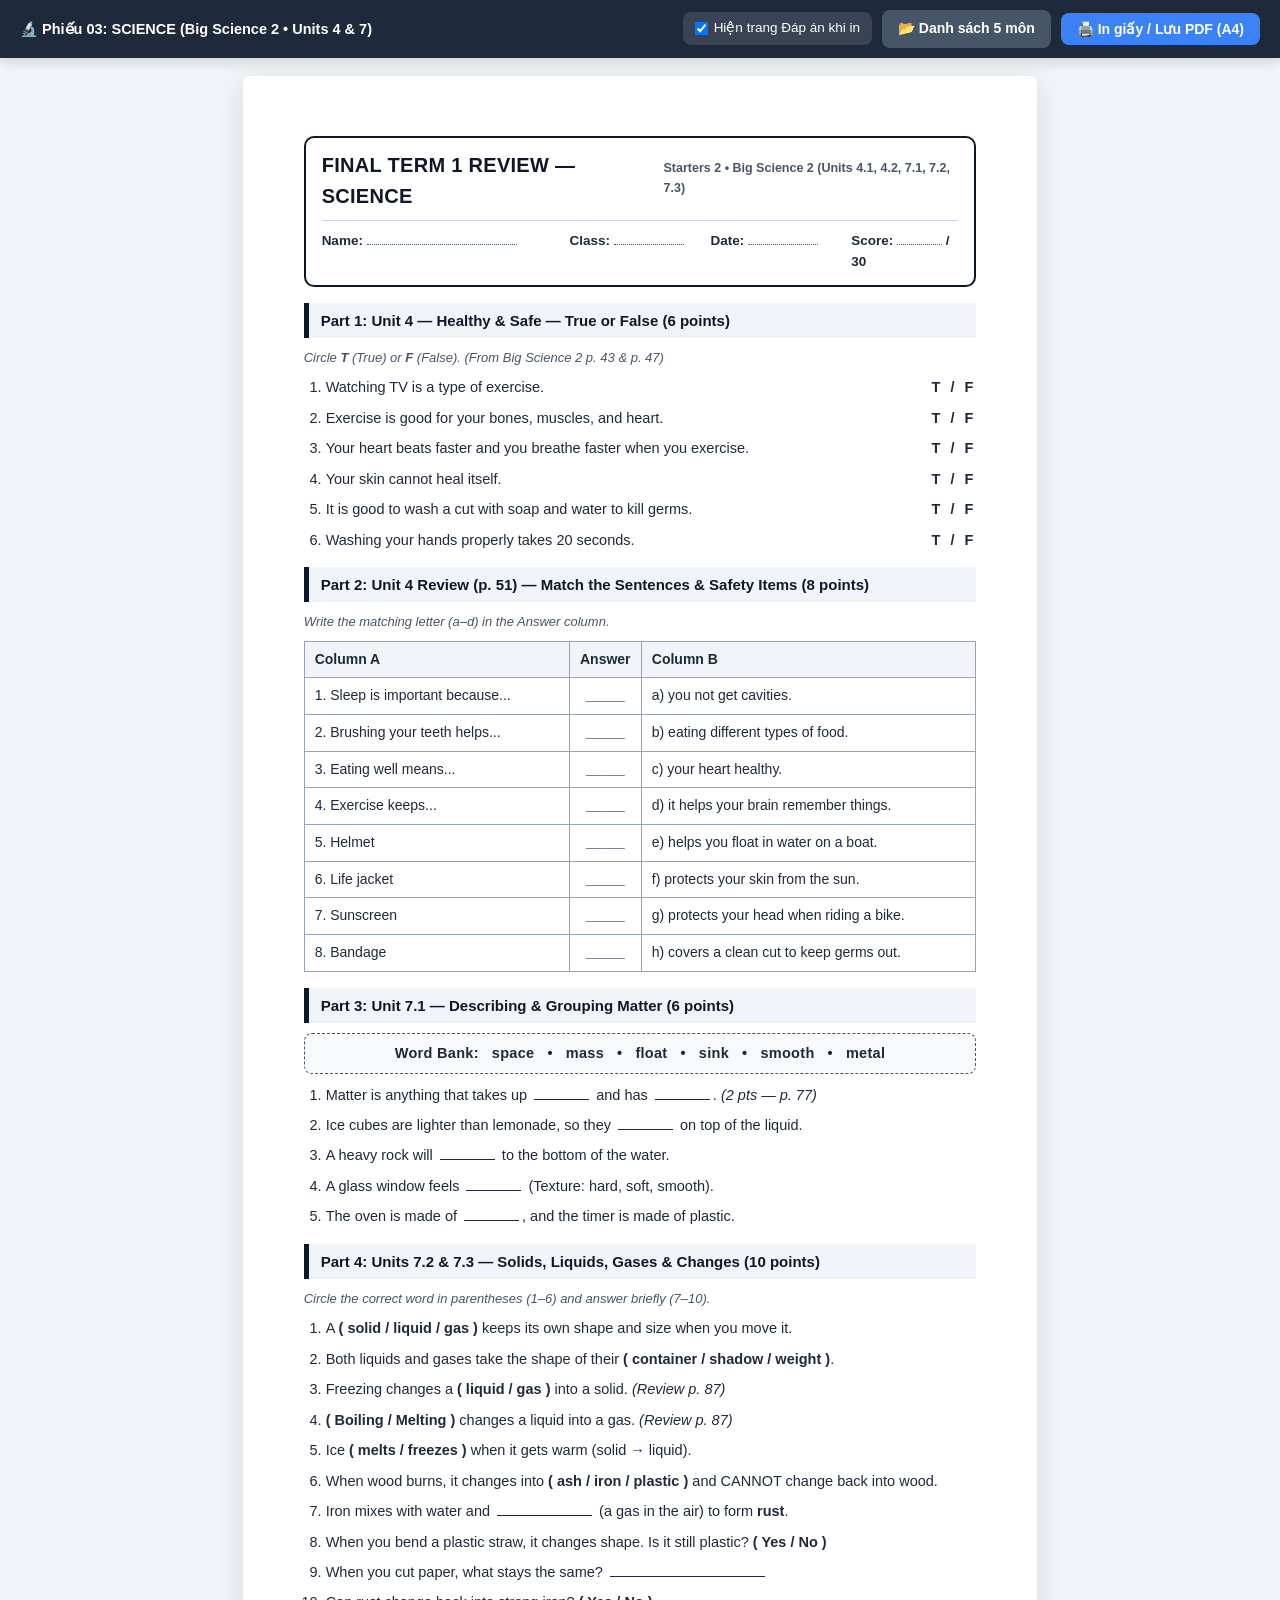
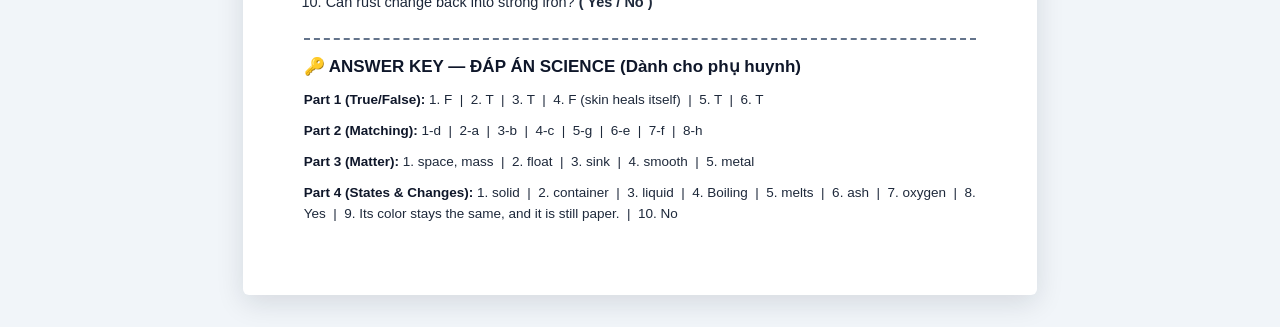
<file: print-worksheets/03_Science_Worksheet.html>
<!DOCTYPE html>
<html lang="en">
<head>
  <meta charset="UTF-8" />
  <meta name="viewport" content="width=device-width, initial-scale=1.0" />
  <title>Worksheet 03 — Science (Starters 2 Final Term 1)</title>
  <link rel="stylesheet" href="worksheet.css" />
</head>
<body>
  <div class="toolbar">
    <div class="toolbar-left">🔬 Phiếu 03: SCIENCE (Big Science 2 • Units 4 &amp; 7)</div>
    <div class="toolbar-actions">
      <label class="tb-check">
        <input type="checkbox" id="chkKey" checked /> Hiện trang Đáp án khi in
      </label>
      <a class="tb-btn secondary" href="index.html">📂 Danh sách 5 môn</a>
      <button class="tb-btn" onclick="window.print()">🖨️ In giấy / Lưu PDF (A4)</button>
    </div>
  </div>

  <div class="sheet">
    <header class="ws-header">
      <div class="ws-title-row">
        <h1>FINAL TERM 1 REVIEW — SCIENCE</h1>
        <span class="ws-sub">Starters 2 • Big Science 2 (Units 4.1, 4.2, 7.1, 7.2, 7.3)</span>
      </div>
      <div class="student-info">
        <div>Name: <span class="info-line" style="min-width:150px"></span></div>
        <div>Class: <span class="info-line"></span></div>
        <div>Date: <span class="info-line"></span></div>
        <div>Score: <span class="info-line" style="min-width:45px"></span> / 30</div>
      </div>
    </header>

    <section class="part">
      <div class="part-title">Part 1: Unit 4 — Healthy &amp; Safe — True or False (6 points)</div>
      <p class="part-note">Circle <strong>T</strong> (True) or <strong>F</strong> (False). (From Big Science 2 p. 43 &amp; p. 47)</p>
      <ol class="q-list">
        <li>Watching TV is a type of exercise. <span class="tf-box">T / F</span></li>
        <li>Exercise is good for your bones, muscles, and heart. <span class="tf-box">T / F</span></li>
        <li>Your heart beats faster and you breathe faster when you exercise. <span class="tf-box">T / F</span></li>
        <li>Your skin cannot heal itself. <span class="tf-box">T / F</span></li>
        <li>It is good to wash a cut with soap and water to kill germs. <span class="tf-box">T / F</span></li>
        <li>Washing your hands properly takes 20 seconds. <span class="tf-box">T / F</span></li>
      </ol>
    </section>

    <section class="part">
      <div class="part-title">Part 2: Unit 4 Review (p. 51) — Match the Sentences &amp; Safety Items (8 points)</div>
      <p class="part-note">Write the matching letter (a–d) in the Answer column.</p>
      <table class="match-tbl">
        <thead>
          <tr>
            <th>Column A</th>
            <th class="ans-col">Answer</th>
            <th>Column B</th>
          </tr>
        </thead>
        <tbody>
          <tr><td>1. Sleep is important because...</td><td class="ans-col">_____</td><td>a) you not get cavities.</td></tr>
          <tr><td>2. Brushing your teeth helps...</td><td class="ans-col">_____</td><td>b) eating different types of food.</td></tr>
          <tr><td>3. Eating well means...</td><td class="ans-col">_____</td><td>c) your heart healthy.</td></tr>
          <tr><td>4. Exercise keeps...</td><td class="ans-col">_____</td><td>d) it helps your brain remember things.</td></tr>
          <tr><td>5. Helmet</td><td class="ans-col">_____</td><td>e) helps you float in water on a boat.</td></tr>
          <tr><td>6. Life jacket</td><td class="ans-col">_____</td><td>f) protects your skin from the sun.</td></tr>
          <tr><td>7. Sunscreen</td><td class="ans-col">_____</td><td>g) protects your head when riding a bike.</td></tr>
          <tr><td>8. Bandage</td><td class="ans-col">_____</td><td>h) covers a clean cut to keep germs out.</td></tr>
        </tbody>
      </table>
    </section>

    <section class="part">
      <div class="part-title">Part 3: Unit 7.1 — Describing &amp; Grouping Matter (6 points)</div>
      <div class="word-bank">Word Bank: &nbsp; space &nbsp; • &nbsp; mass &nbsp; • &nbsp; float &nbsp; • &nbsp; sink &nbsp; • &nbsp; smooth &nbsp; • &nbsp; metal</div>
      <ol class="q-list">
        <li>Matter is anything that takes up <span class="blank short"></span> and has <span class="blank short"></span>. <em>(2 pts — p. 77)</em></li>
        <li>Ice cubes are lighter than lemonade, so they <span class="blank short"></span> on top of the liquid.</li>
        <li>A heavy rock will <span class="blank short"></span> to the bottom of the water.</li>
        <li>A glass window feels <span class="blank short"></span> (Texture: hard, soft, smooth).</li>
        <li>The oven is made of <span class="blank short"></span>, and the timer is made of plastic.</li>
      </ol>
    </section>

    <section class="part">
      <div class="part-title">Part 4: Units 7.2 &amp; 7.3 — Solids, Liquids, Gases &amp; Changes (10 points)</div>
      <p class="part-note">Circle the correct word in parentheses (1–6) and answer briefly (7–10).</p>
      <ol class="q-list">
        <li>A <strong>( solid / liquid / gas )</strong> keeps its own shape and size when you move it.</li>
        <li>Both liquids and gases take the shape of their <strong>( container / shadow / weight )</strong>.</li>
        <li>Freezing changes a <strong>( liquid / gas )</strong> into a solid. <em>(Review p. 87)</em></li>
        <li><strong>( Boiling / Melting )</strong> changes a liquid into a gas. <em>(Review p. 87)</em></li>
        <li>Ice <strong>( melts / freezes )</strong> when it gets warm (solid → liquid).</li>
        <li>When wood burns, it changes into <strong>( ash / iron / plastic )</strong> and CANNOT change back into wood.</li>
        <li>Iron mixes with water and <span class="blank"></span> (a gas in the air) to form <strong>rust</strong>.</li>
        <li>When you bend a plastic straw, it changes shape. Is it still plastic? <strong>( Yes / No )</strong></li>
        <li>When you cut paper, what stays the same? <span class="blank long"></span></li>
        <li>Can rust change back into strong iron? <strong>( Yes / No )</strong></li>
      </ol>
    </section>

    <section class="answer-key" id="answerKey">
      <h2>🔑 ANSWER KEY — ĐÁP ÁN SCIENCE (Dành cho phụ huynh)</h2>
      <div class="key-block"><strong>Part 1 (True/False):</strong> 1. F &nbsp;|&nbsp; 2. T &nbsp;|&nbsp; 3. T &nbsp;|&nbsp; 4. F (skin heals itself) &nbsp;|&nbsp; 5. T &nbsp;|&nbsp; 6. T</div>
      <div class="key-block"><strong>Part 2 (Matching):</strong> 1-d &nbsp;|&nbsp; 2-a &nbsp;|&nbsp; 3-b &nbsp;|&nbsp; 4-c &nbsp;|&nbsp; 5-g &nbsp;|&nbsp; 6-e &nbsp;|&nbsp; 7-f &nbsp;|&nbsp; 8-h</div>
      <div class="key-block"><strong>Part 3 (Matter):</strong> 1. space, mass &nbsp;|&nbsp; 2. float &nbsp;|&nbsp; 3. sink &nbsp;|&nbsp; 4. smooth &nbsp;|&nbsp; 5. metal</div>
      <div class="key-block"><strong>Part 4 (States &amp; Changes):</strong> 1. solid &nbsp;|&nbsp; 2. container &nbsp;|&nbsp; 3. liquid &nbsp;|&nbsp; 4. Boiling &nbsp;|&nbsp; 5. melts &nbsp;|&nbsp; 6. ash &nbsp;|&nbsp; 7. oxygen &nbsp;|&nbsp; 8. Yes &nbsp;|&nbsp; 9. Its color stays the same, and it is still paper. &nbsp;|&nbsp; 10. No</div>
    </section>
  </div>

  <script>
    document.getElementById("chkKey").addEventListener("change", function () {
      document.getElementById("answerKey").classList.toggle("hidden-key", !this.checked);
    });
  </script>
</body>
</html>
</file>
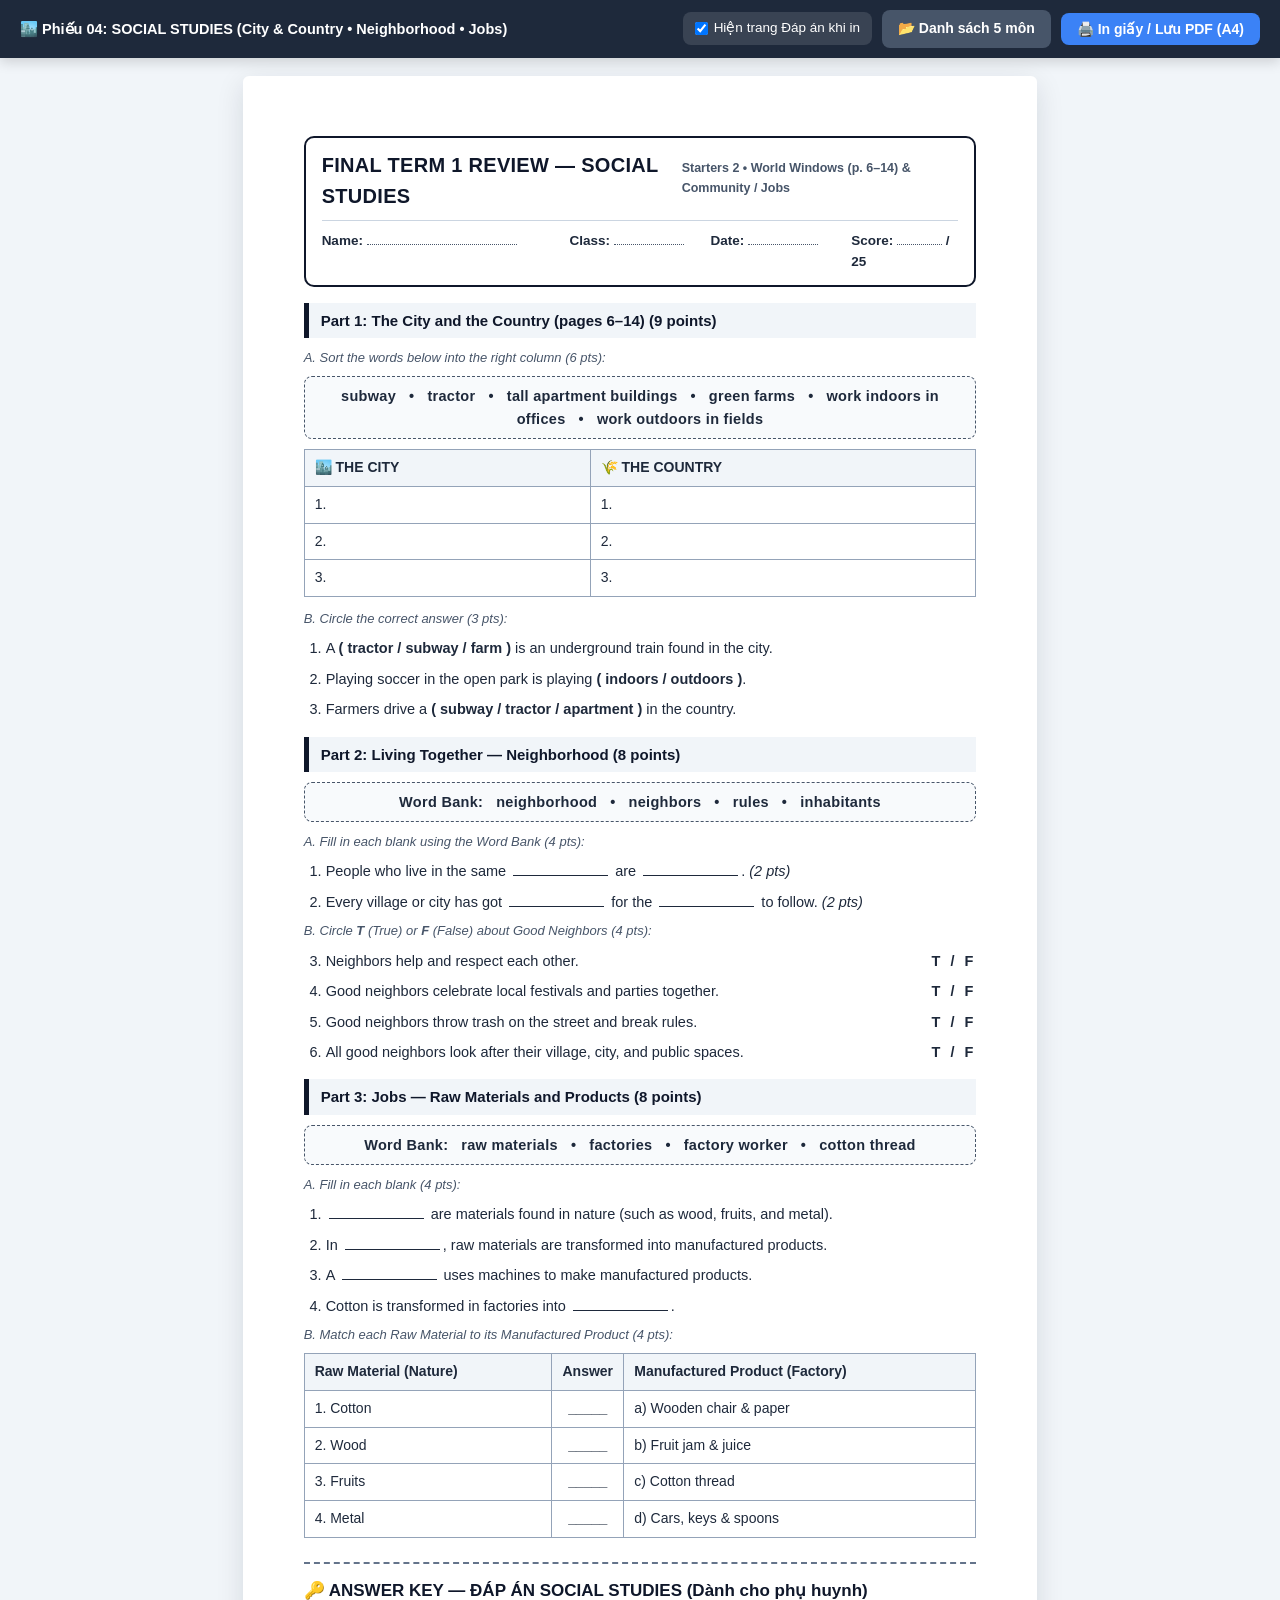
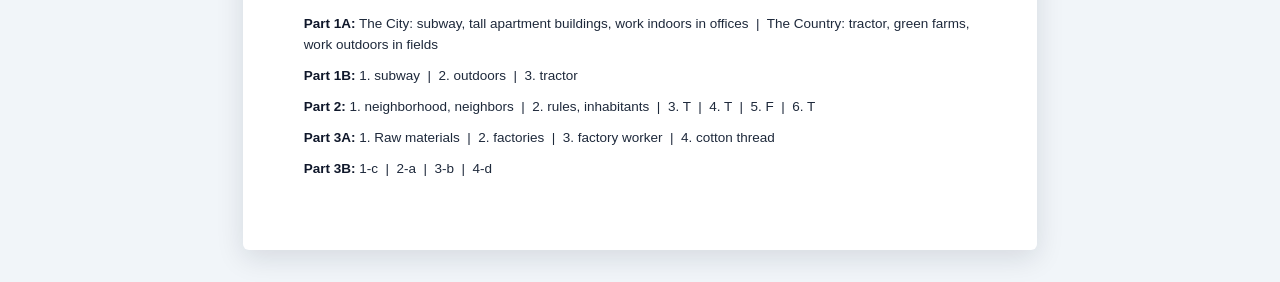
<file: print-worksheets/04_Social_Studies_Worksheet.html>
<!DOCTYPE html>
<html lang="en">
<head>
  <meta charset="UTF-8" />
  <meta name="viewport" content="width=device-width, initial-scale=1.0" />
  <title>Worksheet 04 — Social Studies (Starters 2 Final Term 1)</title>
  <link rel="stylesheet" href="worksheet.css" />
</head>
<body>
  <div class="toolbar">
    <div class="toolbar-left">🏙️ Phiếu 04: SOCIAL STUDIES (City &amp; Country • Neighborhood • Jobs)</div>
    <div class="toolbar-actions">
      <label class="tb-check">
        <input type="checkbox" id="chkKey" checked /> Hiện trang Đáp án khi in
      </label>
      <a class="tb-btn secondary" href="index.html">📂 Danh sách 5 môn</a>
      <button class="tb-btn" onclick="window.print()">🖨️ In giấy / Lưu PDF (A4)</button>
    </div>
  </div>

  <div class="sheet">
    <header class="ws-header">
      <div class="ws-title-row">
        <h1>FINAL TERM 1 REVIEW — SOCIAL STUDIES</h1>
        <span class="ws-sub">Starters 2 • World Windows (p. 6–14) &amp; Community / Jobs</span>
      </div>
      <div class="student-info">
        <div>Name: <span class="info-line" style="min-width:150px"></span></div>
        <div>Class: <span class="info-line"></span></div>
        <div>Date: <span class="info-line"></span></div>
        <div>Score: <span class="info-line" style="min-width:45px"></span> / 25</div>
      </div>
    </header>

    <section class="part">
      <div class="part-title">Part 1: The City and the Country (pages 6–14) (9 points)</div>
      <p class="part-note">A. Sort the words below into the right column (6 pts):</p>
      <div class="word-bank">subway &nbsp; • &nbsp; tractor &nbsp; • &nbsp; tall apartment buildings &nbsp; • &nbsp; green farms &nbsp; • &nbsp; work indoors in offices &nbsp; • &nbsp; work outdoors in fields</div>
      <table class="match-tbl" style="margin-bottom:12px">
        <thead>
          <tr>
            <th>🏙️ THE CITY</th>
            <th>🌾 THE COUNTRY</th>
          </tr>
        </thead>
        <tbody>
          <tr><td style="height:30px">1.</td><td>1.</td></tr>
          <tr><td style="height:30px">2.</td><td>2.</td></tr>
          <tr><td style="height:30px">3.</td><td>3.</td></tr>
        </tbody>
      </table>

      <p class="part-note">B. Circle the correct answer (3 pts):</p>
      <ol class="q-list">
        <li>A <strong>( tractor / subway / farm )</strong> is an underground train found in the city.</li>
        <li>Playing soccer in the open park is playing <strong>( indoors / outdoors )</strong>.</li>
        <li>Farmers drive a <strong>( subway / tractor / apartment )</strong> in the country.</li>
      </ol>
    </section>

    <section class="part">
      <div class="part-title">Part 2: Living Together — Neighborhood (8 points)</div>
      <div class="word-bank">Word Bank: &nbsp; neighborhood &nbsp; • &nbsp; neighbors &nbsp; • &nbsp; rules &nbsp; • &nbsp; inhabitants</div>
      <p class="part-note">A. Fill in each blank using the Word Bank (4 pts):</p>
      <ol class="q-list">
        <li>People who live in the same <span class="blank"></span> are <span class="blank"></span>. <em>(2 pts)</em></li>
        <li>Every village or city has got <span class="blank"></span> for the <span class="blank"></span> to follow. <em>(2 pts)</em></li>
      </ol>

      <p class="part-note" style="margin-top:8px">B. Circle <strong>T</strong> (True) or <strong>F</strong> (False) about Good Neighbors (4 pts):</p>
      <ol class="q-list" start="3">
        <li>Neighbors help and respect each other. <span class="tf-box">T / F</span></li>
        <li>Good neighbors celebrate local festivals and parties together. <span class="tf-box">T / F</span></li>
        <li>Good neighbors throw trash on the street and break rules. <span class="tf-box">T / F</span></li>
        <li>All good neighbors look after their village, city, and public spaces. <span class="tf-box">T / F</span></li>
      </ol>
    </section>

    <section class="part">
      <div class="part-title">Part 3: Jobs — Raw Materials and Products (8 points)</div>
      <div class="word-bank">Word Bank: &nbsp; raw materials &nbsp; • &nbsp; factories &nbsp; • &nbsp; factory worker &nbsp; • &nbsp; cotton thread</div>
      <p class="part-note">A. Fill in each blank (4 pts):</p>
      <ol class="q-list">
        <li><span class="blank"></span> are materials found in nature (such as wood, fruits, and metal).</li>
        <li>In <span class="blank"></span>, raw materials are transformed into manufactured products.</li>
        <li>A <span class="blank"></span> uses machines to make manufactured products.</li>
        <li>Cotton is transformed in factories into <span class="blank"></span>.</li>
      </ol>

      <p class="part-note" style="margin-top:8px">B. Match each Raw Material to its Manufactured Product (4 pts):</p>
      <table class="match-tbl">
        <thead>
          <tr>
            <th>Raw Material (Nature)</th>
            <th class="ans-col">Answer</th>
            <th>Manufactured Product (Factory)</th>
          </tr>
        </thead>
        <tbody>
          <tr><td>1. Cotton</td><td class="ans-col">_____</td><td>a) Wooden chair &amp; paper</td></tr>
          <tr><td>2. Wood</td><td class="ans-col">_____</td><td>b) Fruit jam &amp; juice</td></tr>
          <tr><td>3. Fruits</td><td class="ans-col">_____</td><td>c) Cotton thread</td></tr>
          <tr><td>4. Metal</td><td class="ans-col">_____</td><td>d) Cars, keys &amp; spoons</td></tr>
        </tbody>
      </table>
    </section>

    <section class="answer-key" id="answerKey">
      <h2>🔑 ANSWER KEY — ĐÁP ÁN SOCIAL STUDIES (Dành cho phụ huynh)</h2>
      <div class="key-block"><strong>Part 1A:</strong> The City: subway, tall apartment buildings, work indoors in offices &nbsp;|&nbsp; The Country: tractor, green farms, work outdoors in fields</div>
      <div class="key-block"><strong>Part 1B:</strong> 1. subway &nbsp;|&nbsp; 2. outdoors &nbsp;|&nbsp; 3. tractor</div>
      <div class="key-block"><strong>Part 2:</strong> 1. neighborhood, neighbors &nbsp;|&nbsp; 2. rules, inhabitants &nbsp;|&nbsp; 3. T &nbsp;|&nbsp; 4. T &nbsp;|&nbsp; 5. F &nbsp;|&nbsp; 6. T</div>
      <div class="key-block"><strong>Part 3A:</strong> 1. Raw materials &nbsp;|&nbsp; 2. factories &nbsp;|&nbsp; 3. factory worker &nbsp;|&nbsp; 4. cotton thread</div>
      <div class="key-block"><strong>Part 3B:</strong> 1-c &nbsp;|&nbsp; 2-a &nbsp;|&nbsp; 3-b &nbsp;|&nbsp; 4-d</div>
    </section>
  </div>

  <script>
    document.getElementById("chkKey").addEventListener("change", function () {
      document.getElementById("answerKey").classList.toggle("hidden-key", !this.checked);
    });
  </script>
</body>
</html>
</file>
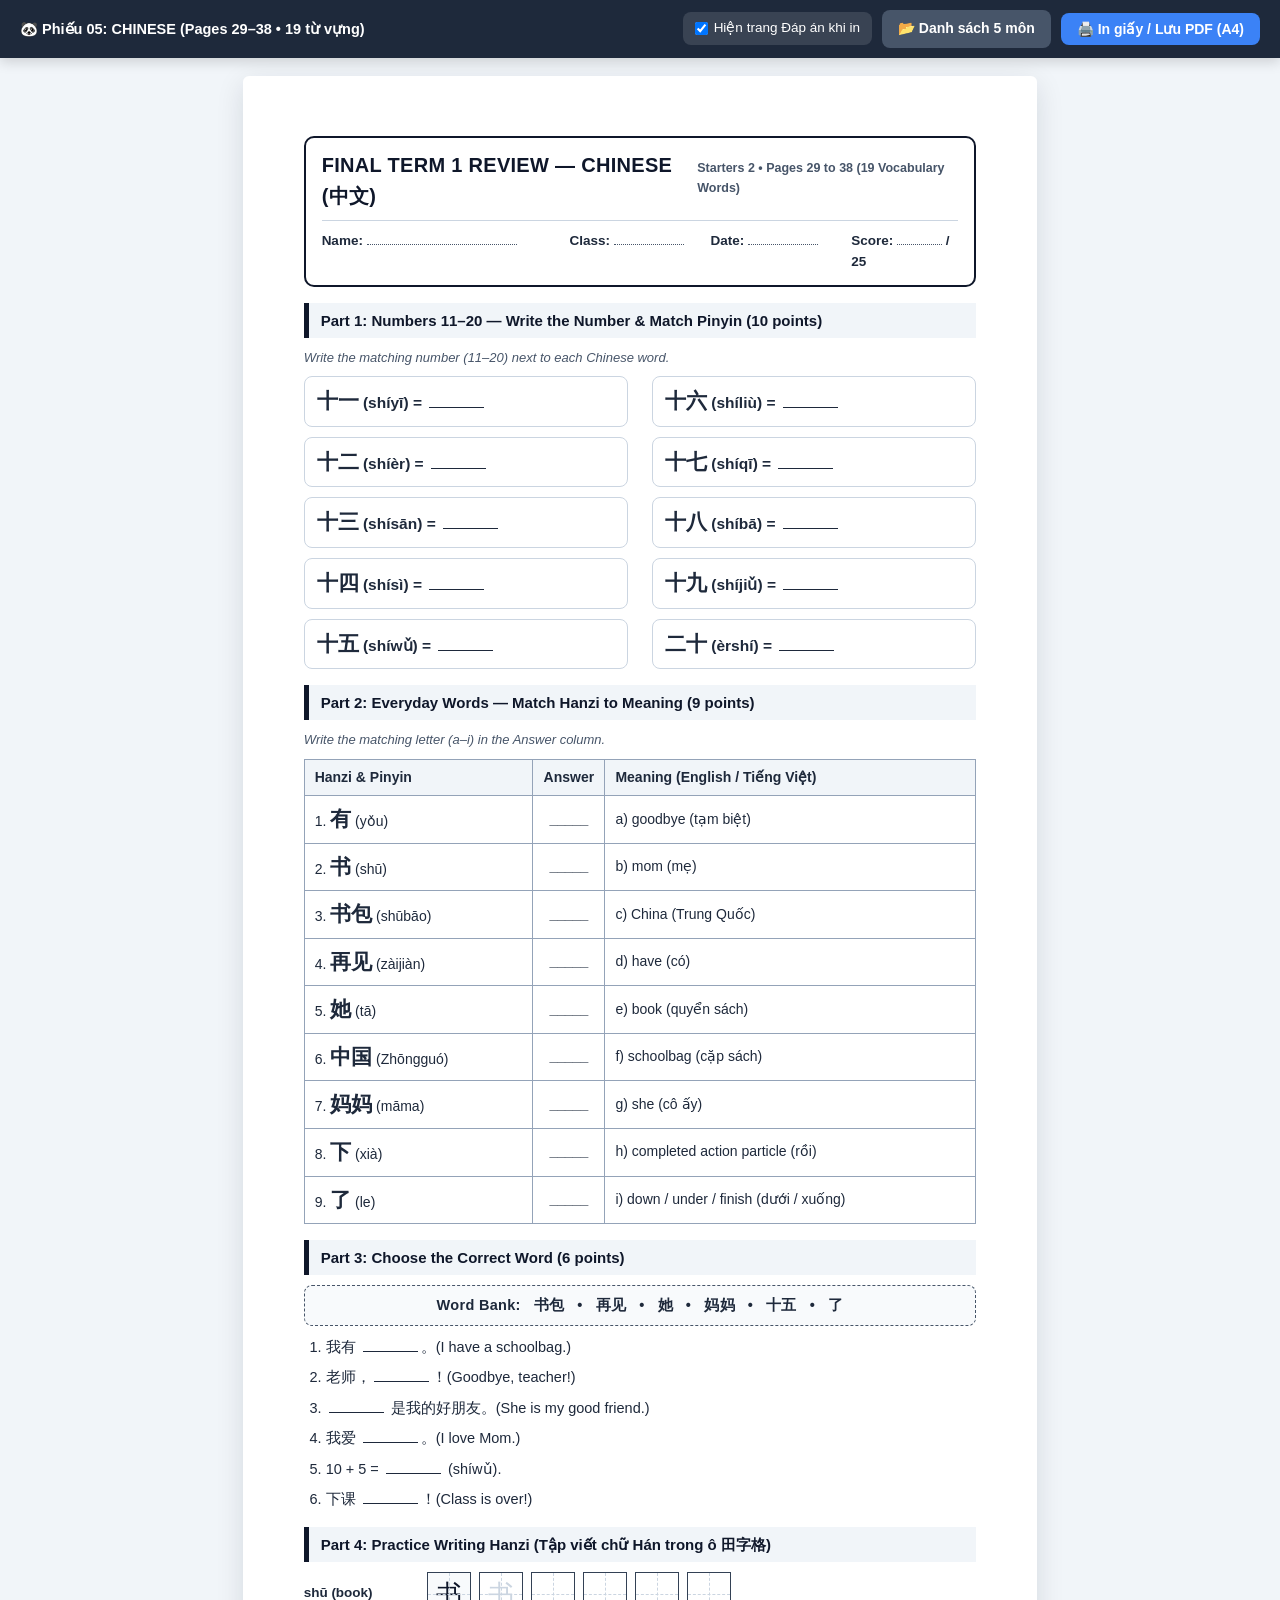
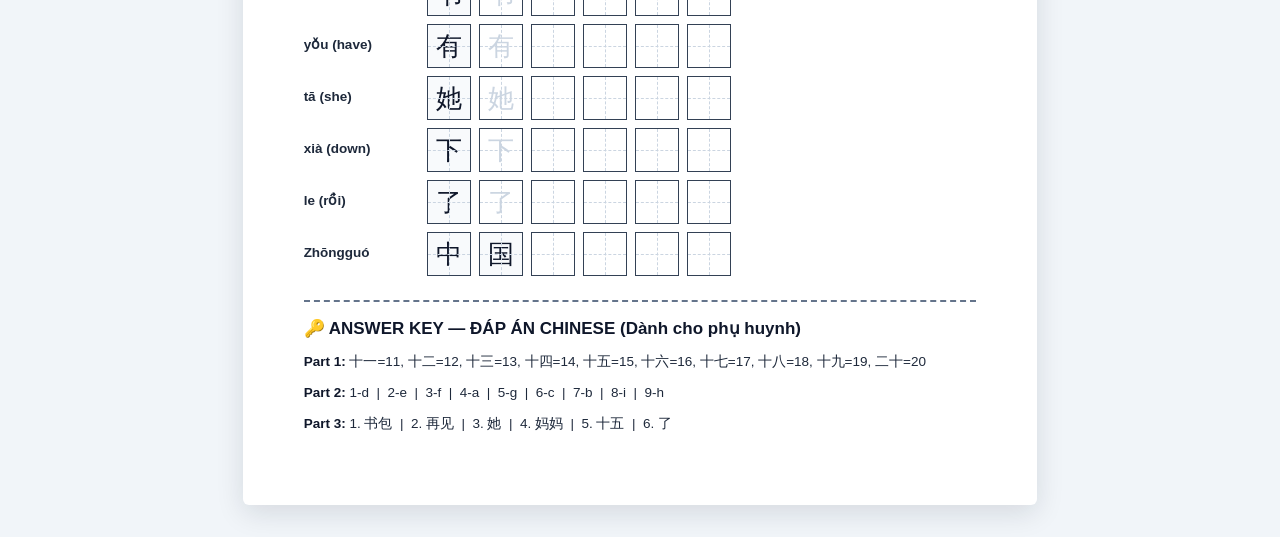
<file: print-worksheets/05_Chinese_Worksheet.html>
<!DOCTYPE html>
<html lang="zh-Hans">
<head>
  <meta charset="UTF-8" />
  <meta name="viewport" content="width=device-width, initial-scale=1.0" />
  <title>Worksheet 05 — Chinese (Starters 2 Final Term 1)</title>
  <link rel="stylesheet" href="worksheet.css" />
</head>
<body>
  <div class="toolbar">
    <div class="toolbar-left">🐼 Phiếu 05: CHINESE (Pages 29–38 • 19 từ vựng)</div>
    <div class="toolbar-actions">
      <label class="tb-check">
        <input type="checkbox" id="chkKey" checked /> Hiện trang Đáp án khi in
      </label>
      <a class="tb-btn secondary" href="index.html">📂 Danh sách 5 môn</a>
      <button class="tb-btn" onclick="window.print()">🖨️ In giấy / Lưu PDF (A4)</button>
    </div>
  </div>

  <div class="sheet">
    <header class="ws-header">
      <div class="ws-title-row">
        <h1>FINAL TERM 1 REVIEW — CHINESE (中文)</h1>
        <span class="ws-sub">Starters 2 • Pages 29 to 38 (19 Vocabulary Words)</span>
      </div>
      <div class="student-info">
        <div>Name: <span class="info-line" style="min-width:150px"></span></div>
        <div>Class: <span class="info-line"></span></div>
        <div>Date: <span class="info-line"></span></div>
        <div>Score: <span class="info-line" style="min-width:45px"></span> / 25</div>
      </div>
    </header>

    <section class="part">
      <div class="part-title">Part 1: Numbers 11–20 — Write the Number &amp; Match Pinyin (10 points)</div>
      <p class="part-note">Write the matching number (11–20) next to each Chinese word.</p>
      <div class="grid-2">
        <div class="math-item"><span class="hanzi-big">十一</span> (shíyī) = <span class="blank short"></span></div>
        <div class="math-item"><span class="hanzi-big">十六</span> (shíliù) = <span class="blank short"></span></div>
        <div class="math-item"><span class="hanzi-big">十二</span> (shíèr) = <span class="blank short"></span></div>
        <div class="math-item"><span class="hanzi-big">十七</span> (shíqī) = <span class="blank short"></span></div>
        <div class="math-item"><span class="hanzi-big">十三</span> (shísān) = <span class="blank short"></span></div>
        <div class="math-item"><span class="hanzi-big">十八</span> (shíbā) = <span class="blank short"></span></div>
        <div class="math-item"><span class="hanzi-big">十四</span> (shísì) = <span class="blank short"></span></div>
        <div class="math-item"><span class="hanzi-big">十九</span> (shíjiǔ) = <span class="blank short"></span></div>
        <div class="math-item"><span class="hanzi-big">十五</span> (shíwǔ) = <span class="blank short"></span></div>
        <div class="math-item"><span class="hanzi-big">二十</span> (èrshí) = <span class="blank short"></span></div>
      </div>
    </section>

    <section class="part">
      <div class="part-title">Part 2: Everyday Words — Match Hanzi to Meaning (9 points)</div>
      <p class="part-note">Write the matching letter (a–i) in the Answer column.</p>
      <table class="match-tbl">
        <thead>
          <tr>
            <th>Hanzi &amp; Pinyin</th>
            <th class="ans-col">Answer</th>
            <th>Meaning (English / Tiếng Việt)</th>
          </tr>
        </thead>
        <tbody>
          <tr><td>1. <span class="hanzi-big">有</span> (yǒu)</td><td class="ans-col">_____</td><td>a) goodbye (tạm biệt)</td></tr>
          <tr><td>2. <span class="hanzi-big">书</span> (shū)</td><td class="ans-col">_____</td><td>b) mom (mẹ)</td></tr>
          <tr><td>3. <span class="hanzi-big">书包</span> (shūbāo)</td><td class="ans-col">_____</td><td>c) China (Trung Quốc)</td></tr>
          <tr><td>4. <span class="hanzi-big">再见</span> (zàijiàn)</td><td class="ans-col">_____</td><td>d) have (có)</td></tr>
          <tr><td>5. <span class="hanzi-big">她</span> (tā)</td><td class="ans-col">_____</td><td>e) book (quyển sách)</td></tr>
          <tr><td>6. <span class="hanzi-big">中国</span> (Zhōngguó)</td><td class="ans-col">_____</td><td>f) schoolbag (cặp sách)</td></tr>
          <tr><td>7. <span class="hanzi-big">妈妈</span> (māma)</td><td class="ans-col">_____</td><td>g) she (cô ấy)</td></tr>
          <tr><td>8. <span class="hanzi-big">下</span> (xià)</td><td class="ans-col">_____</td><td>h) completed action particle (rồi)</td></tr>
          <tr><td>9. <span class="hanzi-big">了</span> (le)</td><td class="ans-col">_____</td><td>i) down / under / finish (dưới / xuống)</td></tr>
        </tbody>
      </table>
    </section>

    <section class="part">
      <div class="part-title">Part 3: Choose the Correct Word (6 points)</div>
      <div class="word-bank">Word Bank: &nbsp; 书包 &nbsp; • &nbsp; 再见 &nbsp; • &nbsp; 她 &nbsp; • &nbsp; 妈妈 &nbsp; • &nbsp; 十五 &nbsp; • &nbsp; 了</div>
      <ol class="q-list">
        <li>我有 <span class="blank short"></span>。(I have a schoolbag.)</li>
        <li>老师，<span class="blank short"></span>！(Goodbye, teacher!)</li>
        <li><span class="blank short"></span> 是我的好朋友。(She is my good friend.)</li>
        <li>我爱 <span class="blank short"></span>。(I love Mom.)</li>
        <li>10 + 5 = <span class="blank short"></span> (shíwǔ).</li>
        <li>下课 <span class="blank short"></span>！(Class is over!)</li>
      </ol>
    </section>

    <section class="part">
      <div class="part-title">Part 4: Practice Writing Hanzi (Tập viết chữ Hán trong ô 田字格)</div>
      <div class="tian-row"><div class="tian-label">shū (book)</div><div class="tian-box sample">书</div><div class="tian-box">书</div><div class="tian-box"></div><div class="tian-box"></div><div class="tian-box"></div><div class="tian-box"></div></div>
      <div class="tian-row"><div class="tian-label">yǒu (have)</div><div class="tian-box sample">有</div><div class="tian-box">有</div><div class="tian-box"></div><div class="tian-box"></div><div class="tian-box"></div><div class="tian-box"></div></div>
      <div class="tian-row"><div class="tian-label">tā (she)</div><div class="tian-box sample">她</div><div class="tian-box">她</div><div class="tian-box"></div><div class="tian-box"></div><div class="tian-box"></div><div class="tian-box"></div></div>
      <div class="tian-row"><div class="tian-label">xià (down)</div><div class="tian-box sample">下</div><div class="tian-box">下</div><div class="tian-box"></div><div class="tian-box"></div><div class="tian-box"></div><div class="tian-box"></div></div>
      <div class="tian-row"><div class="tian-label">le (rồi)</div><div class="tian-box sample">了</div><div class="tian-box">了</div><div class="tian-box"></div><div class="tian-box"></div><div class="tian-box"></div><div class="tian-box"></div></div>
      <div class="tian-row"><div class="tian-label">Zhōngguó</div><div class="tian-box sample">中</div><div class="tian-box sample">国</div><div class="tian-box"></div><div class="tian-box"></div><div class="tian-box"></div><div class="tian-box"></div></div>
    </section>

    <section class="answer-key" id="answerKey">
      <h2>🔑 ANSWER KEY — ĐÁP ÁN CHINESE (Dành cho phụ huynh)</h2>
      <div class="key-block"><strong>Part 1:</strong> 十一=11, 十二=12, 十三=13, 十四=14, 十五=15, 十六=16, 十七=17, 十八=18, 十九=19, 二十=20</div>
      <div class="key-block"><strong>Part 2:</strong> 1-d &nbsp;|&nbsp; 2-e &nbsp;|&nbsp; 3-f &nbsp;|&nbsp; 4-a &nbsp;|&nbsp; 5-g &nbsp;|&nbsp; 6-c &nbsp;|&nbsp; 7-b &nbsp;|&nbsp; 8-i &nbsp;|&nbsp; 9-h</div>
      <div class="key-block"><strong>Part 3:</strong> 1. 书包 &nbsp;|&nbsp; 2. 再见 &nbsp;|&nbsp; 3. 她 &nbsp;|&nbsp; 4. 妈妈 &nbsp;|&nbsp; 5. 十五 &nbsp;|&nbsp; 6. 了</div>
    </section>
  </div>

  <script>
    document.getElementById("chkKey").addEventListener("change", function () {
      document.getElementById("answerKey").classList.toggle("hidden-key", !this.checked);
    });
  </script>
</body>
</html>
</file>
<file: review-app/styles.css>
:root {
  --bg: #fff9f0;
  --surface: #ffffff;
  --text: #2d3142;
  --text-soft: #5c6378;
  --border: #ece5d8;

  --science: #10b981;
  --science-dark: #059669;
  --science-soft: #d1fae5;

  --grammar: #3b82f6;
  --grammar-dark: #2563eb;
  --grammar-soft: #dbeafe;

  --social: #f59e0b;
  --social-dark: #d97706;
  --social-soft: #fef3c7;

  --chinese: #ef4444;
  --chinese-dark: #dc2626;
  --chinese-soft: #fee2e2;

  --maths: #8b5cf6;
  --maths-dark: #7c3aed;
  --maths-soft: #ede9fe;

  --exam: #ec4899;
  --exam-dark: #db2777;
  --exam-soft: #fce7f3;

  --gold: #fbbf24;
  --radius: 22px;
  --shadow: 0 10px 26px rgba(45, 49, 66, 0.08);
  --shadow-lg: 0 16px 36px rgba(45, 49, 66, 0.13);
}

* {
  box-sizing: border-box;
  margin: 0;
  padding: 0;
}

body {
  font-family: 'Nunito', -apple-system, BlinkMacSystemFont, 'Segoe UI', sans-serif;
  background: var(--bg);
  color: var(--text);
  min-height: 100vh;
  overflow-x: hidden;
  line-height: 1.5;
}

h1, h2, h3, h4, .font-display {
  font-family: 'Fredoka', 'Nunito', sans-serif;
  letter-spacing: 0.2px;
}

/* Floating background decorations */
.bg-decor {
  position: fixed;
  inset: 0;
  pointer-events: none;
  z-index: 0;
  overflow: hidden;
}

.float-shape {
  position: absolute;
  font-size: 2.2rem;
  opacity: 0.22;
  animation: floatY 8s ease-in-out infinite;
}
.float-shape.s1 { top: 12%; left: 4%; animation-delay: 0s; }
.float-shape.s2 { top: 22%; right: 6%; animation-delay: 1.5s; font-size: 3rem; }
.float-shape.s3 { bottom: 18%; left: 7%; animation-delay: 3s; }
.float-shape.s4 { bottom: 12%; right: 8%; animation-delay: 2s; }
.float-shape.s5 { top: 55%; right: 3%; animation-delay: 4s; }

@keyframes floatY {
  0%, 100% { transform: translateY(0px) rotate(0deg); }
  50% { transform: translateY(-16px) rotate(6deg); }
}

/* Top Navigation Bar */
.topbar {
  position: sticky;
  top: 0;
  z-index: 30;
  background: rgba(255, 255, 255, 0.92);
  backdrop-filter: blur(12px);
  border-bottom: 2px solid var(--border);
}

.topbar-inner {
  max-width: 1120px;
  margin: 0 auto;
  padding: 12px 20px;
  display: flex;
  align-items: center;
  justify-content: space-between;
  gap: 12px;
  flex-wrap: wrap;
}

.brand {
  display: flex;
  align-items: center;
  gap: 12px;
  background: none;
  border: none;
  cursor: pointer;
  text-align: left;
  color: var(--text);
}

.brand-logo {
  font-size: 2.3rem;
  width: 50px;
  height: 50px;
  display: grid;
  place-items: center;
  background: linear-gradient(135deg, #fef3c7, #fde68a);
  border-radius: 16px;
  box-shadow: 0 4px 0 #f59e0b;
  transition: transform 0.2s;
}
.brand:hover .brand-logo { transform: rotate(-6deg) scale(1.06); }

.brand-text h1 {
  font-size: 1.25rem;
  line-height: 1.15;
  color: var(--text);
}
.brand-text p {
  font-size: 0.8rem;
  font-weight: 700;
  color: var(--text-soft);
}

.topbar-actions {
  display: flex;
  align-items: center;
  gap: 10px;
  flex-wrap: wrap;
}

.pill-btn {
  display: inline-flex;
  align-items: center;
  gap: 6px;
  background: var(--surface);
  border: 2px solid var(--border);
  border-radius: 999px;
  padding: 8px 14px;
  font-family: inherit;
  font-size: 0.9rem;
  font-weight: 700;
  color: var(--text);
  cursor: pointer;
  transition: all 0.15s ease;
  box-shadow: 0 3px 0 var(--border);
}
.pill-btn:hover {
  transform: translateY(-2px);
  border-color: #cbd5e1;
}
.pill-btn:active {
  transform: translateY(1px);
  box-shadow: 0 1px 0 var(--border);
}
.pill-btn.active {
  background: #fef3c7;
  border-color: #fbbf24;
  box-shadow: 0 3px 0 #f59e0b;
}
.pill-btn.icon-only {
  padding: 8px 12px;
  font-size: 1.05rem;
}

.star-badge {
  display: inline-flex;
  align-items: center;
  gap: 6px;
  background: linear-gradient(135deg, #fef08a, #fbbf24);
  color: #78350f;
  font-family: 'Fredoka', sans-serif;
  font-weight: 700;
  font-size: 1.1rem;
  padding: 7px 16px;
  border-radius: 999px;
  box-shadow: 0 4px 0 #d97706;
}
.star-badge.pop {
  animation: popStar 0.4s ease;
}
@keyframes popStar {
  0% { transform: scale(1); }
  50% { transform: scale(1.25); }
  100% { transform: scale(1); }
}

/* Main Container */
.app-container {
  position: relative;
  z-index: 1;
  max-width: 1120px;
  margin: 0 auto;
  padding: 24px 20px 64px;
}

/* Hero Banner on Home */
.hero-card {
  background: linear-gradient(135deg, #6366f1 0%, #3b82f6 55%, #06b6d4 100%);
  color: white;
  border-radius: 28px;
  padding: 28px 30px;
  display: flex;
  align-items: center;
  justify-content: space-between;
  gap: 24px;
  box-shadow: 0 14px 32px rgba(59, 130, 246, 0.25);
  margin-bottom: 28px;
  flex-wrap: wrap;
}

.hero-left {
  flex: 1;
  min-width: 260px;
}

.hero-badge {
  display: inline-flex;
  align-items: center;
  gap: 6px;
  background: rgba(255, 255, 255, 0.22);
  padding: 5px 14px;
  border-radius: 999px;
  font-size: 0.85rem;
  font-weight: 800;
  margin-bottom: 10px;
}

.hero-left h2 {
  font-size: 2rem;
  line-height: 1.2;
  margin-bottom: 8px;
}

.hero-left p {
  font-size: 1.02rem;
  opacity: 0.95;
  max-width: 560px;
}

.hero-rank {
  background: rgba(255, 255, 255, 0.18);
  border: 2px solid rgba(255, 255, 255, 0.35);
  border-radius: 22px;
  padding: 16px 22px;
  min-width: 220px;
  text-align: center;
}

.rank-emoji {
  font-size: 2.8rem;
  display: block;
  margin-bottom: 4px;
}
.rank-title {
  font-family: 'Fredoka', sans-serif;
  font-size: 1.15rem;
  font-weight: 700;
}
.rank-sub {
  font-size: 0.85rem;
  opacity: 0.9;
  margin-top: 4px;
}

/* Section Title */
.section-head {
  display: flex;
  align-items: center;
  justify-content: space-between;
  gap: 12px;
  margin-bottom: 16px;
  flex-wrap: wrap;
}
.section-head h3 {
  font-size: 1.45rem;
}

/* Subject Cards Grid */
.subject-grid {
  display: grid;
  grid-template-columns: repeat(auto-fit, minmax(290px, 1fr));
  gap: 20px;
  margin-bottom: 28px;
}

.subject-card {
  background: var(--surface);
  border-radius: var(--radius);
  padding: 22px;
  border: 3px solid var(--border);
  box-shadow: var(--shadow);
  cursor: pointer;
  transition: transform 0.2s ease, box-shadow 0.2s ease;
  display: flex;
  flex-direction: column;
  gap: 12px;
  position: relative;
  overflow: hidden;
  text-align: left;
}
.subject-card:hover {
  transform: translateY(-6px);
  box-shadow: var(--shadow-lg);
}

.subject-card[data-theme="science"] { border-color: #a7f3d0; }
.subject-card[data-theme="grammar"] { border-color: #bfdbfe; }
.subject-card[data-theme="social"]  { border-color: #fde68a; }
.subject-card[data-theme="chinese"] { border-color: #fecaca; }
.subject-card[data-theme="maths"]   { border-color: #ddd6fe; }
.subject-card[data-theme="exam"]    {
  border-color: #fbcfe8;
  background: linear-gradient(135deg, #fff1f2 0%, #fdf2f8 100%);
}

.subject-top {
  display: flex;
  align-items: center;
  gap: 14px;
}

.subject-icon {
  width: 60px;
  height: 60px;
  border-radius: 18px;
  display: grid;
  place-items: center;
  font-size: 2rem;
  flex-shrink: 0;
}
.subject-card[data-theme="science"] .subject-icon { background: var(--science-soft); }
.subject-card[data-theme="grammar"] .subject-icon { background: var(--grammar-soft); }
.subject-card[data-theme="social"]  .subject-icon { background: var(--social-soft); }
.subject-card[data-theme="chinese"] .subject-icon { background: var(--chinese-soft); }
.subject-card[data-theme="maths"]   .subject-icon { background: var(--maths-soft); }
.subject-card[data-theme="exam"]    .subject-icon { background: var(--exam-soft); }

.subject-meta h4 {
  font-size: 1.3rem;
  color: var(--text);
}
.subject-meta .book-tag {
  font-size: 0.82rem;
  font-weight: 700;
  color: var(--text-soft);
}

.subject-desc {
  font-size: 0.94rem;
  color: var(--text-soft);
  flex: 1;
}

.subject-tags {
  display: flex;
  flex-wrap: wrap;
  gap: 6px;
}
.mini-tag {
  font-size: 0.78rem;
  font-weight: 700;
  padding: 4px 10px;
  border-radius: 999px;
  background: #f8fafc;
  border: 1px solid #e2e8f0;
  color: var(--text-soft);
}

.progress-row {
  display: flex;
  align-items: center;
  gap: 10px;
  margin-top: 4px;
}
.progress-track {
  flex: 1;
  height: 11px;
  background: #f1f5f9;
  border-radius: 999px;
  overflow: hidden;
}
.progress-fill {
  height: 100%;
  border-radius: 999px;
  transition: width 0.4s ease;
}
.subject-card[data-theme="science"] .progress-fill { background: var(--science); }
.subject-card[data-theme="grammar"] .progress-fill { background: var(--grammar); }
.subject-card[data-theme="social"]  .progress-fill { background: var(--social); }
.subject-card[data-theme="chinese"] .progress-fill { background: var(--chinese); }
.subject-card[data-theme="maths"]   .progress-fill { background: var(--maths); }
.subject-card[data-theme="exam"]    .progress-fill { background: var(--exam); }

.progress-pct {
  font-size: 0.82rem;
  font-weight: 800;
  color: var(--text-soft);
  min-width: 38px;
  text-align: right;
}

/* Subject Detail View */
.back-bar {
  display: flex;
  align-items: center;
  justify-content: space-between;
  gap: 12px;
  margin-bottom: 20px;
  flex-wrap: wrap;
}

.btn {
  display: inline-flex;
  align-items: center;
  justify-content: center;
  gap: 8px;
  border: none;
  border-radius: 16px;
  padding: 12px 22px;
  font-family: 'Fredoka', 'Nunito', sans-serif;
  font-size: 1rem;
  font-weight: 600;
  cursor: pointer;
  transition: transform 0.12s ease, filter 0.15s ease;
}
.btn:hover { filter: brightness(1.04); transform: translateY(-2px); }
.btn:active { transform: translateY(2px); }
.btn:disabled { opacity: 0.5; cursor: not-allowed; transform: none; }

.btn-primary {
  background: var(--grammar);
  color: white;
  box-shadow: 0 5px 0 var(--grammar-dark);
}
.btn-success {
  background: var(--science);
  color: white;
  box-shadow: 0 5px 0 var(--science-dark);
}
.btn-warn {
  background: var(--social);
  color: white;
  box-shadow: 0 5px 0 var(--social-dark);
}
.btn-pink {
  background: var(--exam);
  color: white;
  box-shadow: 0 5px 0 var(--exam-dark);
}
.btn-ghost {
  background: var(--surface);
  color: var(--text);
  border: 2px solid var(--border);
  box-shadow: 0 4px 0 var(--border);
}

.subject-banner {
  border-radius: 24px;
  padding: 22px 26px;
  color: white;
  display: flex;
  align-items: center;
  justify-content: space-between;
  gap: 18px;
  margin-bottom: 22px;
  flex-wrap: wrap;
}
.subject-banner.science { background: linear-gradient(135deg, #10b981, #059669); }
.subject-banner.grammar { background: linear-gradient(135deg, #3b82f6, #2563eb); }
.subject-banner.social  { background: linear-gradient(135deg, #f59e0b, #d97706); }
.subject-banner.chinese { background: linear-gradient(135deg, #ef4444, #dc2626); }
.subject-banner.maths   { background: linear-gradient(135deg, #8b5cf6, #7c3aed); }
.subject-banner.exam    { background: linear-gradient(135deg, #ec4899, #db2777); }

.banner-info {
  display: flex;
  align-items: center;
  gap: 16px;
}
.banner-emoji {
  font-size: 2.8rem;
  background: rgba(255, 255, 255, 0.22);
  width: 68px;
  height: 68px;
  border-radius: 20px;
  display: grid;
  place-items: center;
}
.banner-info h2 { font-size: 1.7rem; }
.banner-info p { opacity: 0.94; font-size: 0.95rem; }

/* Topic Filter Pills */
.topic-pills {
  display: flex;
  flex-wrap: wrap;
  gap: 10px;
  margin-bottom: 20px;
}
.topic-pill {
  background: var(--surface);
  border: 2px solid var(--border);
  border-radius: 999px;
  padding: 8px 16px;
  font-family: inherit;
  font-weight: 700;
  font-size: 0.9rem;
  color: var(--text);
  cursor: pointer;
  transition: all 0.15s;
}
.topic-pill:hover { border-color: #94a3b8; }
.topic-pill.active {
  background: #2d3142;
  color: white;
  border-color: #2d3142;
}

/* Mode Tabs */
.mode-tabs {
  display: grid;
  grid-template-columns: repeat(auto-fit, minmax(150px, 1fr));
  gap: 12px;
  margin-bottom: 24px;
}
.mode-tab {
  background: var(--surface);
  border: 3px solid var(--border);
  border-radius: 18px;
  padding: 14px 12px;
  font-family: 'Fredoka', sans-serif;
  font-size: 1rem;
  font-weight: 600;
  color: var(--text);
  cursor: pointer;
  display: flex;
  align-items: center;
  justify-content: center;
  gap: 8px;
  transition: all 0.15s;
  box-shadow: 0 4px 0 var(--border);
}
.mode-tab:hover { transform: translateY(-2px); }
.mode-tab.active {
  background: #fef3c7;
  border-color: #f59e0b;
  box-shadow: 0 4px 0 #d97706;
  color: #78350f;
}

/* Panel Card */
.panel {
  background: var(--surface);
  border: 3px solid var(--border);
  border-radius: 26px;
  padding: 28px;
  box-shadow: var(--shadow);
}

/* Flashcard Mode */
.flashcard-stage {
  display: flex;
  flex-direction: column;
  align-items: center;
  gap: 20px;
}

.flashcard-wrap {
  width: 100%;
  max-width: 540px;
  perspective: 1100px;
}

.flashcard {
  width: 100%;
  min-height: 310px;
  position: relative;
  transform-style: preserve-3d;
  transition: transform 0.55s cubic-bezier(0.22, 1, 0.36, 1);
  cursor: pointer;
}
.flashcard.flipped { transform: rotateY(180deg); }

.card-face {
  position: absolute;
  inset: 0;
  backface-visibility: hidden;
  border-radius: 26px;
  padding: 28px 24px;
  display: flex;
  flex-direction: column;
  align-items: center;
  justify-content: center;
  text-align: center;
  gap: 12px;
  border: 3px solid #e2e8f0;
  box-shadow: 0 12px 26px rgba(45, 49, 66, 0.09);
}

.card-front {
  background: linear-gradient(180deg, #ffffff 0%, #f8fafc 100%);
}
.card-back {
  background: linear-gradient(180deg, #fffbeb 0%, #fef3c7 100%);
  border-color: #fcd34d;
  transform: rotateY(180deg);
}

.fc-topic {
  font-size: 0.8rem;
  font-weight: 800;
  text-transform: uppercase;
  letter-spacing: 0.6px;
  color: var(--text-soft);
  background: rgba(15, 23, 42, 0.06);
  padding: 4px 12px;
  border-radius: 999px;
}

.fc-emoji { font-size: 3.5rem; line-height: 1; }
.fc-word {
  font-family: 'Fredoka', sans-serif;
  font-size: 2.1rem;
  font-weight: 700;
  color: var(--text);
}
.fc-word.hanzi {
  font-size: 3.4rem;
}
.fc-pinyin {
  font-size: 1.35rem;
  font-weight: 800;
  color: var(--chinese);
}
.fc-meaning {
  font-size: 1.35rem;
  font-weight: 800;
  color: #92400e;
}
.fc-example {
  font-size: 1rem;
  color: var(--text);
  background: rgba(255, 255, 255, 0.78);
  padding: 10px 16px;
  border-radius: 14px;
  max-width: 440px;
}
.fc-tip {
  font-size: 0.85rem;
  color: var(--text-soft);
  margin-top: 6px;
}

.speak-btn {
  display: inline-flex;
  align-items: center;
  gap: 6px;
  background: #3b82f6;
  color: white;
  border: none;
  border-radius: 999px;
  padding: 8px 18px;
  font-family: inherit;
  font-weight: 700;
  font-size: 0.92rem;
  cursor: pointer;
  box-shadow: 0 3px 0 #1d4ed8;
}
.speak-btn:hover { filter: brightness(1.06); }

.fc-controls {
  display: flex;
  align-items: center;
  justify-content: center;
  gap: 12px;
  flex-wrap: wrap;
}
.fc-counter {
  font-weight: 800;
  color: var(--text-soft);
  min-width: 90px;
  text-align: center;
}

/* Quiz Mode */
.quiz-header {
  display: flex;
  align-items: center;
  justify-content: space-between;
  gap: 12px;
  margin-bottom: 18px;
  flex-wrap: wrap;
}
.quiz-progress-bar {
  width: 100%;
  height: 12px;
  background: #f1f5f9;
  border-radius: 999px;
  overflow: hidden;
  margin-bottom: 22px;
}
.quiz-progress-fill {
  height: 100%;
  background: linear-gradient(90deg, #3b82f6, #10b981);
  border-radius: 999px;
  transition: width 0.35s ease;
}

.quiz-question-box {
  background: #f8fafc;
  border: 2px solid #e2e8f0;
  border-radius: 20px;
  padding: 22px;
  margin-bottom: 20px;
  text-align: center;
}
.quiz-emoji { font-size: 2.8rem; margin-bottom: 8px; display: block; }
.quiz-q-text {
  font-family: 'Fredoka', sans-serif;
  font-size: 1.45rem;
  color: var(--text);
  margin-bottom: 8px;
}
.quiz-q-text.hanzi-big { font-size: 2.2rem; }
.quiz-vi-hint {
  font-size: 0.95rem;
  color: #0369a1;
  background: #e0f2fe;
  display: inline-block;
  padding: 4px 12px;
  border-radius: 999px;
  font-weight: 700;
  margin-top: 6px;
}

.options-grid {
  display: grid;
  grid-template-columns: repeat(auto-fit, minmax(220px, 1fr));
  gap: 14px;
  margin-bottom: 18px;
}

.option-btn {
  background: var(--surface);
  border: 3px solid #e2e8f0;
  border-radius: 18px;
  padding: 16px 18px;
  font-family: inherit;
  font-size: 1.08rem;
  font-weight: 700;
  color: var(--text);
  cursor: pointer;
  text-align: left;
  display: flex;
  align-items: center;
  gap: 12px;
  transition: all 0.15s ease;
  box-shadow: 0 4px 0 #e2e8f0;
}
.option-btn:hover:not(:disabled) {
  border-color: #60a5fa;
  background: #eff6ff;
  transform: translateY(-2px);
}
.option-letter {
  width: 34px;
  height: 34px;
  border-radius: 10px;
  background: #f1f5f9;
  display: grid;
  place-items: center;
  font-family: 'Fredoka', sans-serif;
  font-weight: 700;
  flex-shrink: 0;
}
.option-btn.correct {
  background: #d1fae5;
  border-color: #10b981;
  box-shadow: 0 4px 0 #059669;
  color: #065f46;
}
.option-btn.correct .option-letter { background: #10b981; color: white; }

.option-btn.wrong {
  background: #fee2e2;
  border-color: #ef4444;
  box-shadow: 0 4px 0 #dc2626;
  color: #991b1b;
  animation: shake 0.35s ease;
}
.option-btn.wrong .option-letter { background: #ef4444; color: white; }

@keyframes shake {
  0%, 100% { transform: translateX(0); }
  25% { transform: translateX(-6px); }
  75% { transform: translateX(6px); }
}

.feedback-banner {
  border-radius: 18px;
  padding: 16px 20px;
  margin-bottom: 16px;
  display: flex;
  align-items: center;
  justify-content: space-between;
  gap: 14px;
  flex-wrap: wrap;
}
.feedback-banner.ok {
  background: #ecfdf5;
  border: 2px solid #6ee7b7;
  color: #065f46;
}
.feedback-banner.no {
  background: #fef2f2;
  border: 2px solid #fca5a5;
  color: #991b1b;
}
.feedback-text strong { display: block; font-size: 1.08rem; }

/* Matching Game */
.match-board {
  display: grid;
  grid-template-columns: 1fr 1fr;
  gap: 18px;
  margin-top: 16px;
}
.match-col {
  display: flex;
  flex-direction: column;
  gap: 12px;
}
.match-card {
  background: var(--surface);
  border: 3px solid #e2e8f0;
  border-radius: 16px;
  padding: 14px 16px;
  font-family: inherit;
  font-size: 1.02rem;
  font-weight: 700;
  color: var(--text);
  cursor: pointer;
  text-align: center;
  transition: all 0.15s;
  box-shadow: 0 4px 0 #e2e8f0;
}
.match-card:hover:not(:disabled) {
  transform: translateY(-2px);
  border-color: #93c5fd;
}
.match-card.selected {
  background: #dbeafe;
  border-color: #3b82f6;
  box-shadow: 0 4px 0 #2563eb;
}
.match-card.matched {
  background: #d1fae5;
  border-color: #10b981;
  color: #065f46;
  opacity: 0.72;
  cursor: default;
  box-shadow: none;
}
.match-card.wrong-flash {
  background: #fee2e2;
  border-color: #ef4444;
  animation: shake 0.35s ease;
}

/* Fill-in-the-blank / Word Chip Builder */
.blank-sentence {
  font-family: 'Fredoka', sans-serif;
  font-size: 1.45rem;
  line-height: 1.8;
  margin: 10px 0 14px;
}
.blank-slot {
  display: inline-block;
  min-width: 110px;
  padding: 2px 14px;
  margin: 0 4px;
  border-bottom: 4px dashed #3b82f6;
  background: #eff6ff;
  border-radius: 10px;
  color: #1d4ed8;
  font-weight: 700;
}
.blank-slot.filled-ok {
  border-bottom-color: #10b981;
  background: #d1fae5;
  color: #065f46;
}
.blank-slot.filled-no {
  border-bottom-color: #ef4444;
  background: #fee2e2;
  color: #991b1b;
}

.chips-wrap {
  display: flex;
  flex-wrap: wrap;
  justify-content: center;
  gap: 12px;
  margin: 18px 0;
}
.word-chip {
  background: var(--surface);
  border: 3px solid #cbd5e1;
  border-radius: 16px;
  padding: 12px 22px;
  font-family: 'Fredoka', sans-serif;
  font-size: 1.1rem;
  color: var(--text);
  cursor: pointer;
  box-shadow: 0 4px 0 #cbd5e1;
  transition: all 0.15s;
}
.word-chip:hover:not(:disabled) {
  background: #fef3c7;
  border-color: #f59e0b;
  transform: translateY(-2px);
}

/* Result Summary Card */
.result-card {
  text-align: center;
  padding: 28px 18px;
}
.result-trophy { font-size: 4.5rem; margin-bottom: 8px; }
.result-card h3 { font-size: 1.9rem; margin-bottom: 8px; }
.result-score {
  font-family: 'Fredoka', sans-serif;
  font-size: 2.3rem;
  color: var(--grammar);
  margin: 10px 0;
}
.mistake-list {
  text-align: left;
  max-width: 640px;
  margin: 20px auto;
  display: flex;
  flex-direction: column;
  gap: 10px;
}
.mistake-item {
  background: #fff7ed;
  border: 2px solid #fed7aa;
  border-radius: 14px;
  padding: 12px 16px;
  font-size: 0.95rem;
}

/* Parent Reset Footer */
.home-footer {
  margin-top: 28px;
  padding: 18px 22px;
  background: var(--surface);
  border: 2px dashed var(--border);
  border-radius: 20px;
  display: flex;
  align-items: center;
  justify-content: space-between;
  gap: 14px;
  flex-wrap: wrap;
  font-size: 0.9rem;
  color: var(--text-soft);
}

/* Modal */
.modal-backdrop {
  position: fixed;
  inset: 0;
  background: rgba(15, 23, 42, 0.55);
  backdrop-filter: blur(4px);
  z-index: 60;
  display: flex;
  align-items: center;
  justify-content: center;
  padding: 18px;
}
.modal-backdrop.hidden { display: none; }

.modal-card {
  background: var(--surface);
  border-radius: 24px;
  width: 100%;
  max-width: 720px;
  max-height: 86vh;
  display: flex;
  flex-direction: column;
  overflow: hidden;
  box-shadow: 0 24px 60px rgba(0, 0, 0, 0.25);
}
.modal-header {
  padding: 18px 24px;
  border-bottom: 2px solid var(--border);
  display: flex;
  align-items: center;
  justify-content: space-between;
}
.close-btn {
  width: 36px;
  height: 36px;
  border-radius: 12px;
  border: 2px solid var(--border);
  background: #f8fafc;
  font-size: 1.1rem;
  cursor: pointer;
}
.modal-body {
  padding: 20px 24px;
  overflow-y: auto;
  display: flex;
  flex-direction: column;
  gap: 14px;
}
.syl-block {
  background: #f8fafc;
  border: 2px solid #e2e8f0;
  border-radius: 16px;
  padding: 14px 16px;
}
.syl-block h4 { margin-bottom: 6px; font-size: 1.08rem; }
.syl-block ul { padding-left: 18px; font-size: 0.92rem; color: var(--text-soft); }
.syl-block li { margin-bottom: 4px; }

/* Confetti Canvas */
#confettiCanvas {
  position: fixed;
  inset: 0;
  pointer-events: none;
  z-index: 80;
}

/* Main Tab Switcher (Ôn thi HK1 vs Học Big Science 2) */
.main-tabs-bar {
  position: relative;
  z-index: 20;
  background: rgba(255, 249, 240, 0.92);
  border-bottom: 2px solid var(--border);
}
.main-tabs-inner {
  max-width: 1120px;
  margin: 0 auto;
  padding: 10px 20px;
  display: flex;
  gap: 12px;
  flex-wrap: wrap;
}
.main-tab {
  display: inline-flex;
  align-items: center;
  gap: 8px;
  background: var(--surface);
  border: 3px solid var(--border);
  border-radius: 16px;
  padding: 10px 20px;
  font-family: 'Fredoka', 'Nunito', sans-serif;
  font-size: 1.04rem;
  font-weight: 600;
  color: var(--text-soft);
  cursor: pointer;
  transition: all 0.15s ease;
  box-shadow: 0 4px 0 var(--border);
}
.main-tab:hover {
  transform: translateY(-2px);
  color: var(--text);
}
.main-tab.active {
  background: linear-gradient(135deg, #10b981, #059669);
  border-color: #059669;
  color: #ffffff;
  box-shadow: 0 4px 0 #047857;
}
.main-tab[data-main-tab="review"].active {
  background: linear-gradient(135deg, #3b82f6, #2563eb);
  border-color: #2563eb;
  box-shadow: 0 4px 0 #1d4ed8;
}
.main-tab[data-main-tab="social"].active {
  background: linear-gradient(135deg, #f59e0b, #d97706);
  border-color: #d97706;
  box-shadow: 0 4px 0 #b45309;
}
.bs-hero.social-hero {
  background: linear-gradient(135deg, #d97706 0%, #f59e0b 55%, #fbbf24 100%);
  box-shadow: 0 14px 30px rgba(245, 158, 11, 0.25);
}

/* Big Science 2 Learning Tab */
.bs-hero {
  background: linear-gradient(135deg, #059669 0%, #10b981 55%, #14b8a6 100%);
  color: #ffffff;
  border-radius: 28px;
  padding: 26px 30px;
  margin-bottom: 24px;
  box-shadow: 0 14px 30px rgba(16, 185, 129, 0.22);
}
.bs-hero h2 { font-size: 1.9rem; margin-bottom: 6px; }
.bs-hero p { opacity: 0.95; max-width: 680px; }

.bs-unit-grid {
  display: grid;
  grid-template-columns: repeat(auto-fit, minmax(290px, 1fr));
  gap: 18px;
}

.bs-unit-card {
  background: var(--surface);
  border: 3px solid var(--border);
  border-radius: var(--radius);
  padding: 20px;
  text-align: left;
  cursor: pointer;
  display: flex;
  flex-direction: column;
  gap: 10px;
  box-shadow: var(--shadow);
  transition: transform 0.2s ease, box-shadow 0.2s ease;
}
.bs-unit-card:hover {
  transform: translateY(-5px);
  box-shadow: var(--shadow-lg);
}
.bs-unit-top {
  display: flex;
  align-items: center;
  justify-content: space-between;
  gap: 10px;
}
.bs-unit-badge {
  display: inline-flex;
  align-items: center;
  gap: 6px;
  font-size: 0.78rem;
  font-weight: 800;
  padding: 4px 10px;
  border-radius: 999px;
  background: #f1f5f9;
  color: var(--text-soft);
}
.hk1-pill {
  font-size: 0.76rem;
  font-weight: 800;
  padding: 4px 10px;
  border-radius: 999px;
  background: #fef3c7;
  color: #b45309;
  border: 1px solid #fcd34d;
}
.bs-unit-head {
  display: flex;
  align-items: center;
  gap: 12px;
}
.bs-unit-emoji {
  width: 52px;
  height: 52px;
  border-radius: 16px;
  display: grid;
  place-items: center;
  font-size: 1.8rem;
  flex-shrink: 0;
  color: white;
}
.bs-unit-head h4 { font-size: 1.2rem; line-height: 1.2; }
.bs-unit-head .bs-sub { font-size: 0.82rem; font-weight: 700; color: var(--text-soft); }
.bs-bq {
  font-size: 0.92rem;
  font-weight: 700;
  color: var(--text);
  background: #f8fafc;
  border-radius: 12px;
  padding: 8px 12px;
}

/* Lesson Cards inside Big Science Unit */
.lesson-list {
  display: flex;
  flex-direction: column;
  gap: 18px;
}
.lesson-card {
  background: #f8fafc;
  border: 2px solid #e2e8f0;
  border-radius: 20px;
  padding: 20px;
}
.lesson-card h3 {
  font-size: 1.25rem;
  margin-bottom: 4px;
  color: var(--text);
}
.lesson-vi-sub {
  font-size: 0.92rem;
  font-weight: 700;
  color: #0369a1;
  margin-bottom: 12px;
}
.fact-list {
  display: flex;
  flex-direction: column;
  gap: 10px;
  margin-bottom: 16px;
}
.fact-row {
  background: var(--surface);
  border: 2px solid #e2e8f0;
  border-radius: 14px;
  padding: 12px 14px;
  display: flex;
  align-items: flex-start;
  justify-content: space-between;
  gap: 12px;
}
.fact-en { font-weight: 700; color: var(--text); }
.fact-vi { font-size: 0.88rem; color: var(--text-soft); margin-top: 3px; }
.mini-speak {
  background: #eff6ff;
  border: 2px solid #bfdbfe;
  color: #1d4ed8;
  border-radius: 12px;
  padding: 6px 10px;
  font-size: 0.9rem;
  cursor: pointer;
  flex-shrink: 0;
}
.mini-speak:hover { background: #dbeafe; }

.kw-grid {
  display: flex;
  flex-wrap: wrap;
  gap: 10px;
}
.kw-chip {
  background: var(--surface);
  border: 2px solid #cbd5e1;
  border-radius: 14px;
  padding: 8px 14px;
  font-family: inherit;
  cursor: pointer;
  text-align: left;
  transition: all 0.15s;
}
.kw-chip:hover {
  border-color: #10b981;
  background: #ecfdf5;
  transform: translateY(-2px);
}
.kw-word {
  font-family: 'Fredoka', sans-serif;
  font-size: 1rem;
  color: var(--text);
  display: block;
}
.kw-vi {
  font-size: 0.82rem;
  color: var(--text-soft);
  font-weight: 700;
}

@media (max-width: 640px) {
  .hide-sm { display: none; }
  .hero-left h2 { font-size: 1.55rem; }
  .panel { padding: 18px; }
  .match-board { grid-template-columns: 1fr; }
  .fc-word { font-size: 1.7rem; }
  .fc-word.hanzi { font-size: 2.7rem; }
}
</file>
<file: print-worksheets/worksheet.css>
/* Clean A4 Printable Worksheet Stylesheet — Starters 2 Final Term 1 */
@page {
  size: A4 portrait;
  margin: 14mm 15mm 14mm 15mm;
}

* {
  box-sizing: border-box;
  margin: 0;
  padding: 0;
}

body {
  font-family: 'Segoe UI', Arial, 'Noto Sans SC', 'Microsoft YaHei', sans-serif;
  background: #f1f5f9;
  color: #1e293b;
  font-size: 14.5px;
  line-height: 1.55;
}

/* Screen-only Print Toolbar */
.toolbar {
  position: sticky;
  top: 0;
  z-index: 20;
  background: #1e293b;
  color: #fff;
  padding: 10px 20px;
  display: flex;
  align-items: center;
  justify-content: space-between;
  gap: 12px;
  flex-wrap: wrap;
  box-shadow: 0 4px 12px rgba(0, 0, 0, 0.15);
}
.toolbar-left {
  display: flex;
  align-items: center;
  gap: 12px;
  font-weight: 700;
}
.toolbar-actions {
  display: flex;
  align-items: center;
  gap: 10px;
  flex-wrap: wrap;
}
.tb-btn {
  background: #3b82f6;
  color: #fff;
  border: none;
  border-radius: 8px;
  padding: 8px 16px;
  font-size: 14px;
  font-weight: 700;
  cursor: pointer;
  text-decoration: none;
  display: inline-flex;
  align-items: center;
  gap: 6px;
}
.tb-btn:hover { background: #2563eb; }
.tb-btn.secondary { background: #475569; }
.tb-btn.secondary:hover { background: #334155; }
.tb-check {
  display: inline-flex;
  align-items: center;
  gap: 6px;
  font-size: 13.5px;
  cursor: pointer;
  background: rgba(255,255,255,0.12);
  padding: 6px 12px;
  border-radius: 8px;
}

/* A4 Paper Container */
.sheet {
  max-width: 210mm;
  margin: 18px auto 32px;
  background: #ffffff;
  padding: 16mm 16mm;
  box-shadow: 0 8px 28px rgba(15, 23, 42, 0.12);
  border-radius: 6px;
}

/* Worksheet Header */
.ws-header {
  border: 2px solid #0f172a;
  border-radius: 10px;
  padding: 12px 16px;
  margin-bottom: 16px;
}
.ws-title-row {
  display: flex;
  justify-content: space-between;
  align-items: baseline;
  border-bottom: 1.5px solid #cbd5e1;
  padding-bottom: 8px;
  margin-bottom: 10px;
  gap: 10px;
}
.ws-title-row h1 {
  font-size: 20px;
  color: #0f172a;
  letter-spacing: 0.3px;
}
.ws-sub {
  font-size: 12.5px;
  font-weight: 700;
  color: #475569;
}
.student-info {
  display: grid;
  grid-template-columns: 2fr 1.1fr 1.1fr 0.9fr;
  gap: 10px;
  font-size: 13.5px;
  font-weight: 600;
}
.info-line {
  border-bottom: 1.5px dotted #475569;
  display: inline-block;
  min-width: 70px;
}

/* Sections */
.part {
  margin-bottom: 16px;
  break-inside: avoid;
}
.part-title {
  background: #f1f5f9;
  border-left: 5px solid #0f172a;
  padding: 6px 12px;
  font-size: 15px;
  font-weight: 800;
  margin-bottom: 10px;
  color: #0f172a;
}
.part-note {
  font-size: 13px;
  color: #475569;
  margin-bottom: 8px;
  font-style: italic;
}

.word-bank {
  border: 1.5px dashed #475569;
  border-radius: 8px;
  padding: 8px 12px;
  margin-bottom: 10px;
  background: #f8fafc;
  font-weight: 700;
  text-align: center;
  letter-spacing: 0.3px;
}

ol.q-list {
  padding-left: 22px;
}
ol.q-list li {
  margin-bottom: 8px;
}
.blank {
  display: inline-block;
  min-width: 95px;
  border-bottom: 1.5px solid #1e293b;
  margin: 0 3px;
}
.blank.short { min-width: 55px; }
.blank.long { min-width: 155px; }

.opts-inline {
  margin-left: 6px;
  font-weight: 600;
}
.tf-box {
  float: right;
  font-weight: 800;
  letter-spacing: 3px;
}

/* Grids */
.grid-2 {
  display: grid;
  grid-template-columns: 1fr 1fr;
  gap: 10px 24px;
}
.grid-3 {
  display: grid;
  grid-template-columns: repeat(3, 1fr);
  gap: 10px 16px;
}

/* Matching Table */
table.match-tbl {
  width: 100%;
  border-collapse: collapse;
  margin-top: 6px;
}
table.match-tbl th,
table.match-tbl td {
  border: 1.5px solid #94a3b8;
  padding: 7px 10px;
  text-align: left;
  font-size: 14px;
}
table.match-tbl th {
  background: #f1f5f9;
  font-weight: 800;
}
.ans-col {
  width: 72px;
  text-align: center !important;
  font-weight: 700;
}

/* Math Box */
.math-item {
  border: 1.5px solid #cbd5e1;
  border-radius: 8px;
  padding: 8px 12px;
  font-size: 15.5px;
  font-weight: 700;
}
.word-prob {
  border: 1.5px solid #cbd5e1;
  border-radius: 8px;
  padding: 10px 14px;
  margin-bottom: 10px;
}
.work-line {
  margin-top: 8px;
  border-bottom: 1.5px dotted #64748b;
  height: 24px;
}

/* Reading Box */
.reading-box {
  border: 1.5px solid #64748b;
  border-radius: 8px;
  padding: 10px 14px;
  background: #f8fafc;
  margin-bottom: 10px;
}

/* Chinese Writing Grid (田字格) */
.hanzi-big {
  font-size: 21px;
  font-weight: 700;
}
.tian-row {
  display: flex;
  align-items: center;
  gap: 8px;
  margin-bottom: 8px;
}
.tian-label {
  width: 115px;
  font-size: 13.5px;
  font-weight: 700;
}
.tian-box {
  width: 44px;
  height: 44px;
  border: 1.5px solid #334155;
  position: relative;
  display: grid;
  place-items: center;
  font-size: 26px;
  color: #cbd5e1;
}
.tian-box.sample {
  color: #0f172a;
  background: #f8fafc;
}
.tian-box::before {
  content: "";
  position: absolute;
  top: 50%;
  left: 0;
  right: 0;
  border-top: 1px dashed #cbd5e1;
}
.tian-box::after {
  content: "";
  position: absolute;
  left: 50%;
  top: 0;
  bottom: 0;
  border-left: 1px dashed #cbd5e1;
}

/* Answer Key Page */
.answer-key {
  margin-top: 24px;
  padding-top: 14px;
  border-top: 2px dashed #64748b;
  page-break-before: always;
}
.answer-key.hidden-key {
  display: none;
}
.answer-key h2 {
  font-size: 17px;
  margin-bottom: 10px;
  color: #0f172a;
}
.key-block {
  margin-bottom: 10px;
  font-size: 13.5px;
}
.key-block strong { color: #0f172a; }

@media print {
  body { background: #ffffff; }
  .toolbar { display: none !important; }
  .sheet {
    margin: 0;
    padding: 0;
    max-width: none;
    box-shadow: none;
    border-radius: 0;
  }
}
</file>
